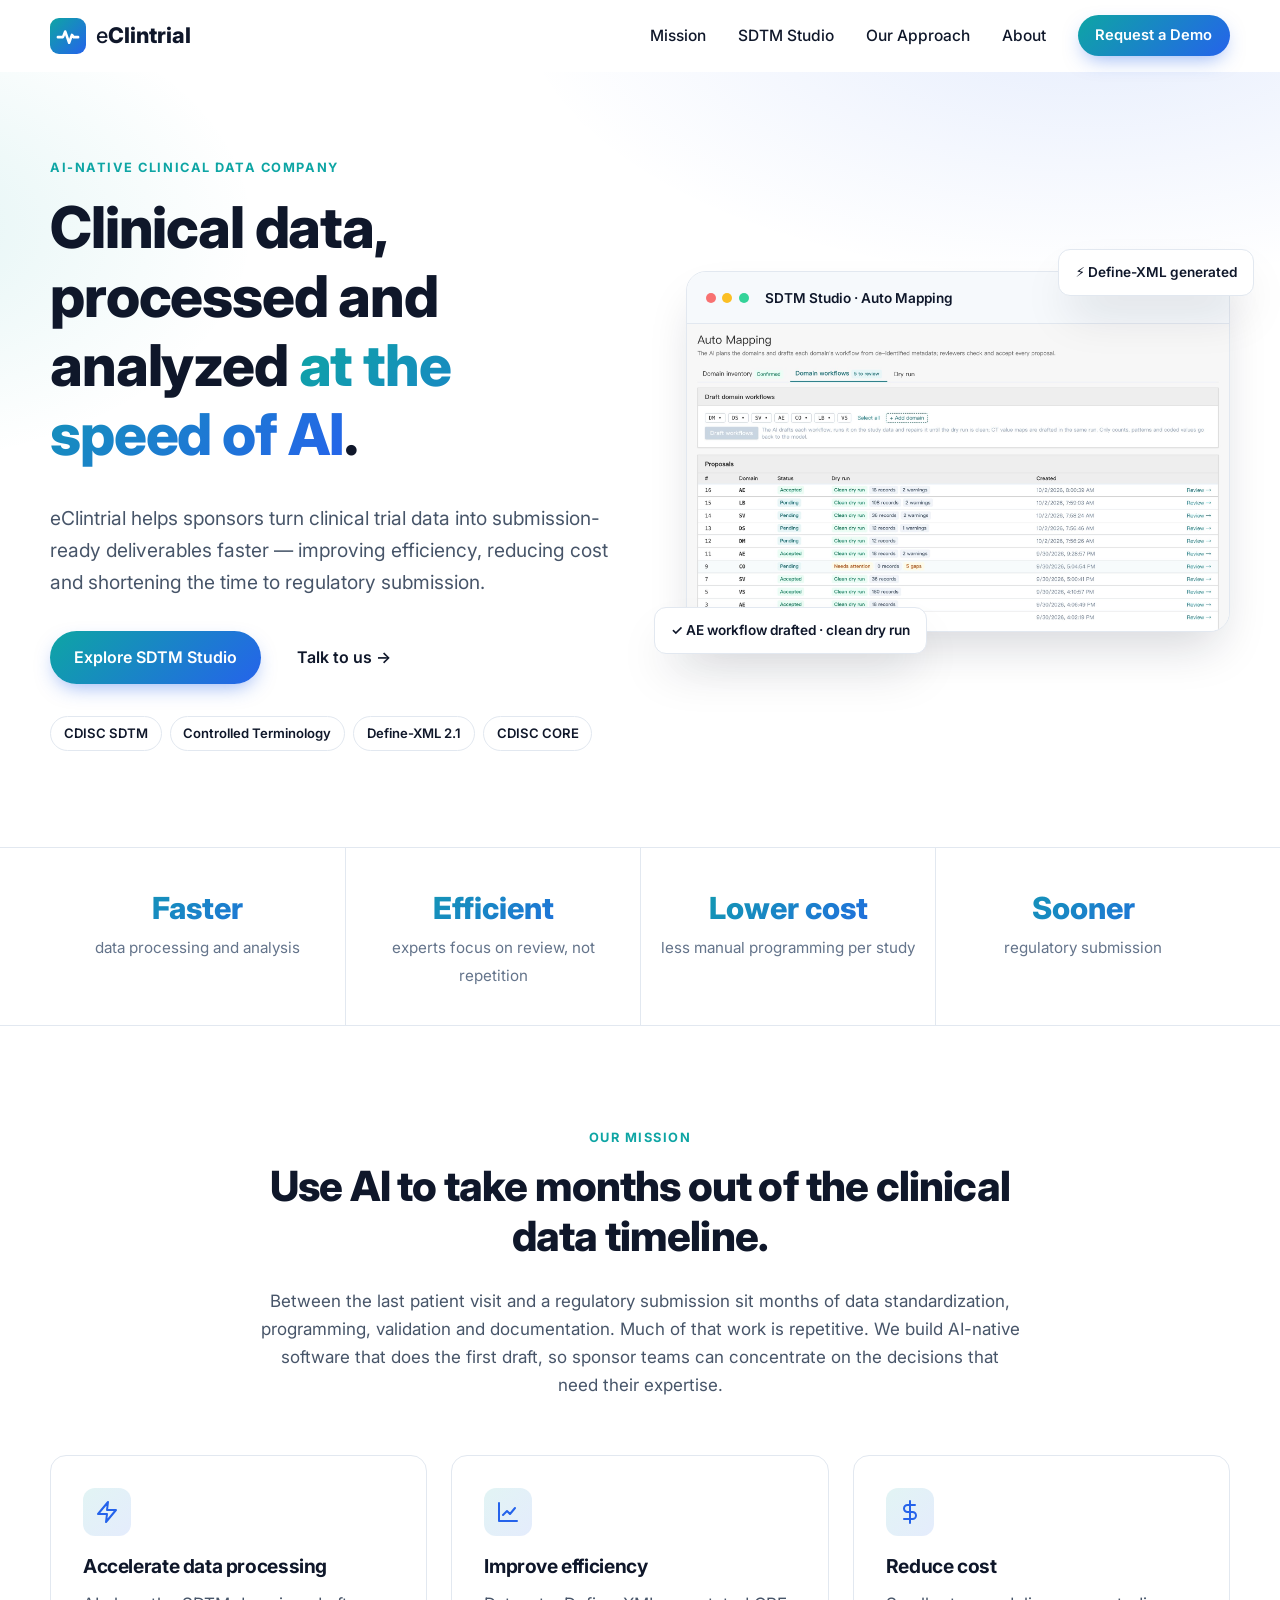
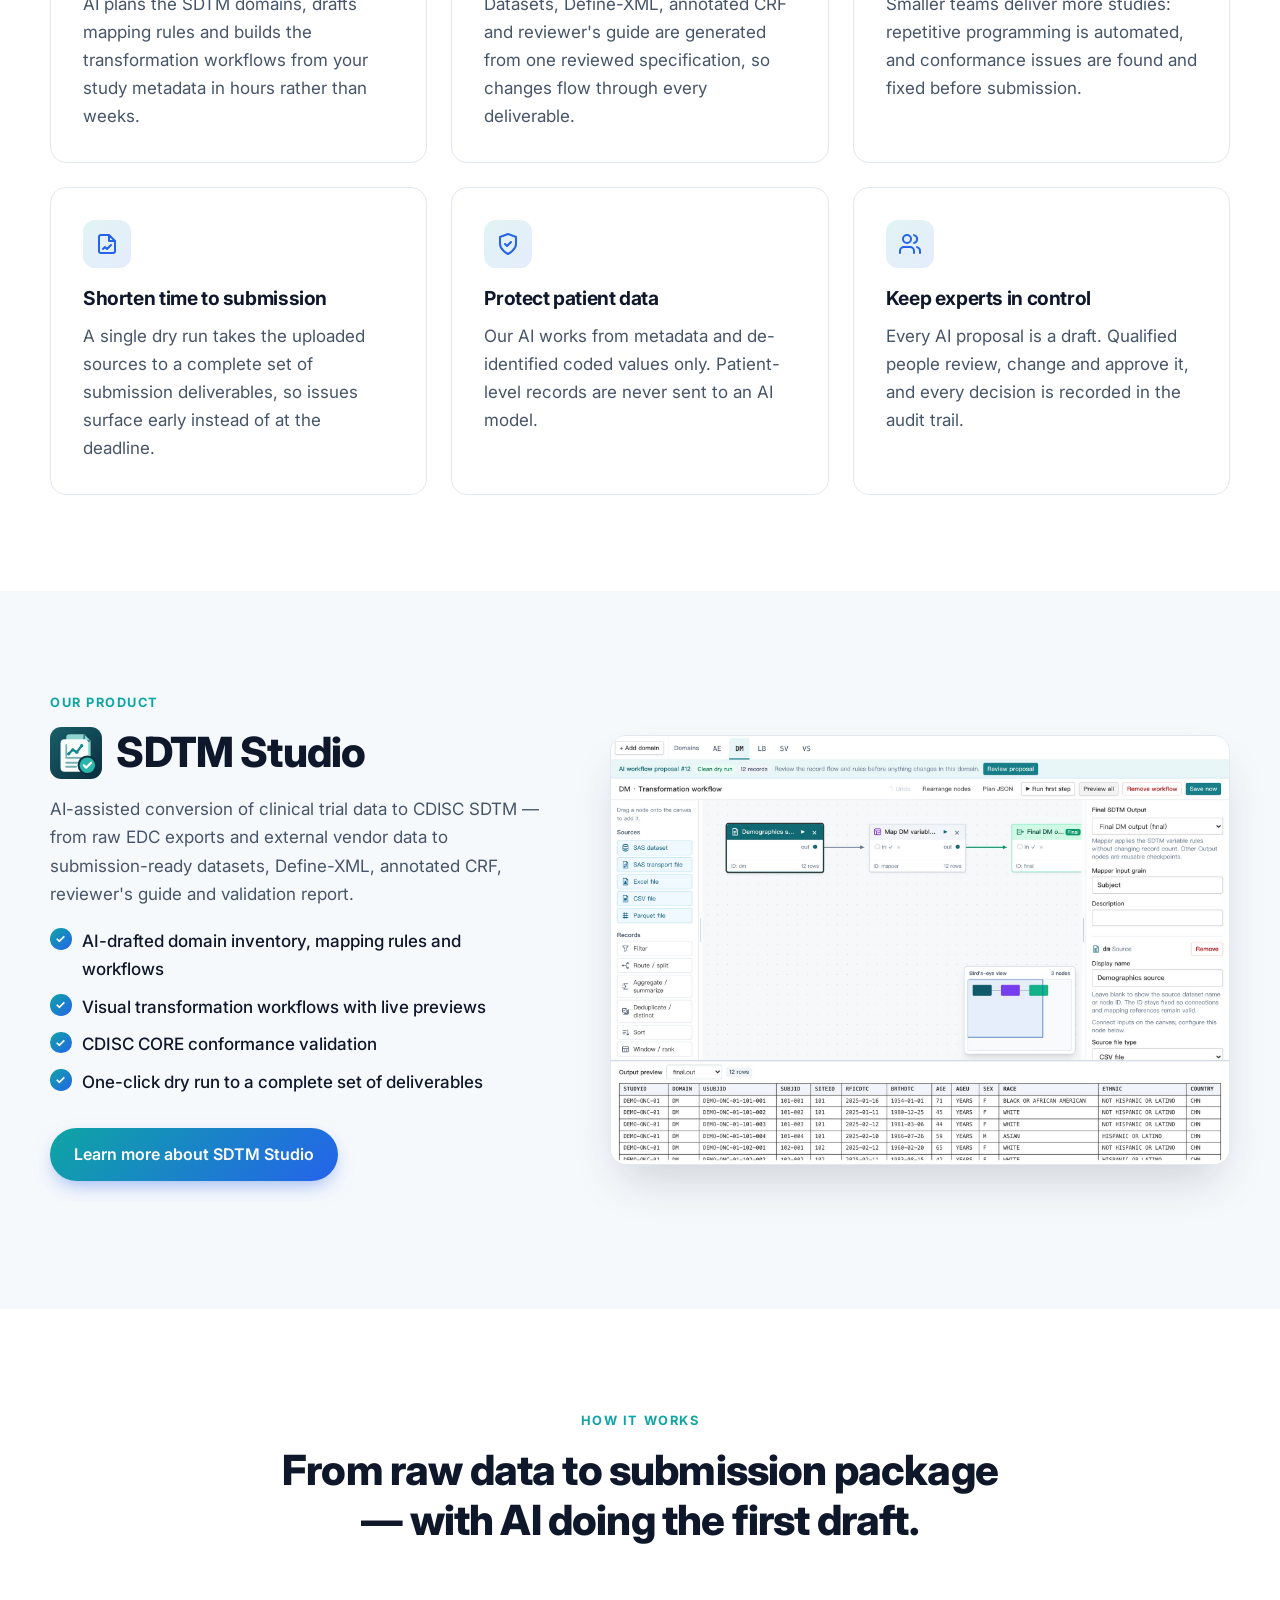
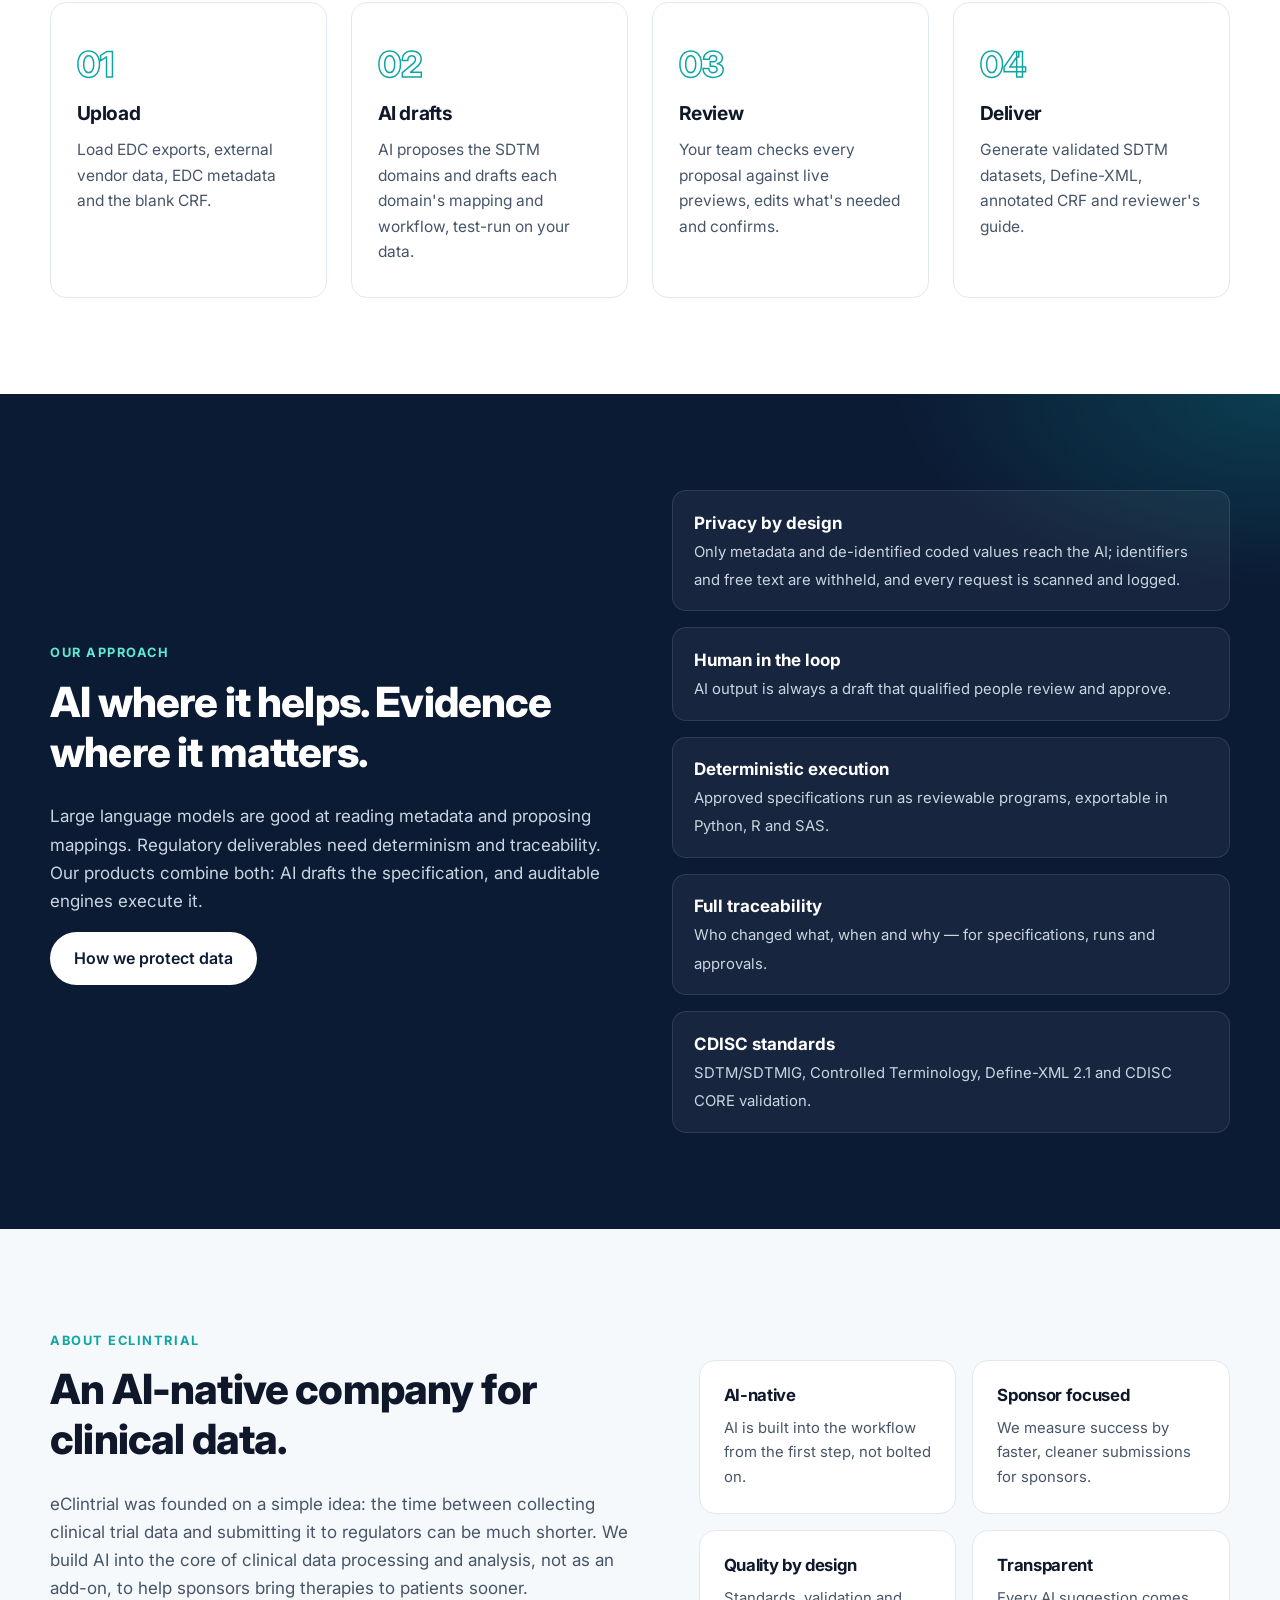
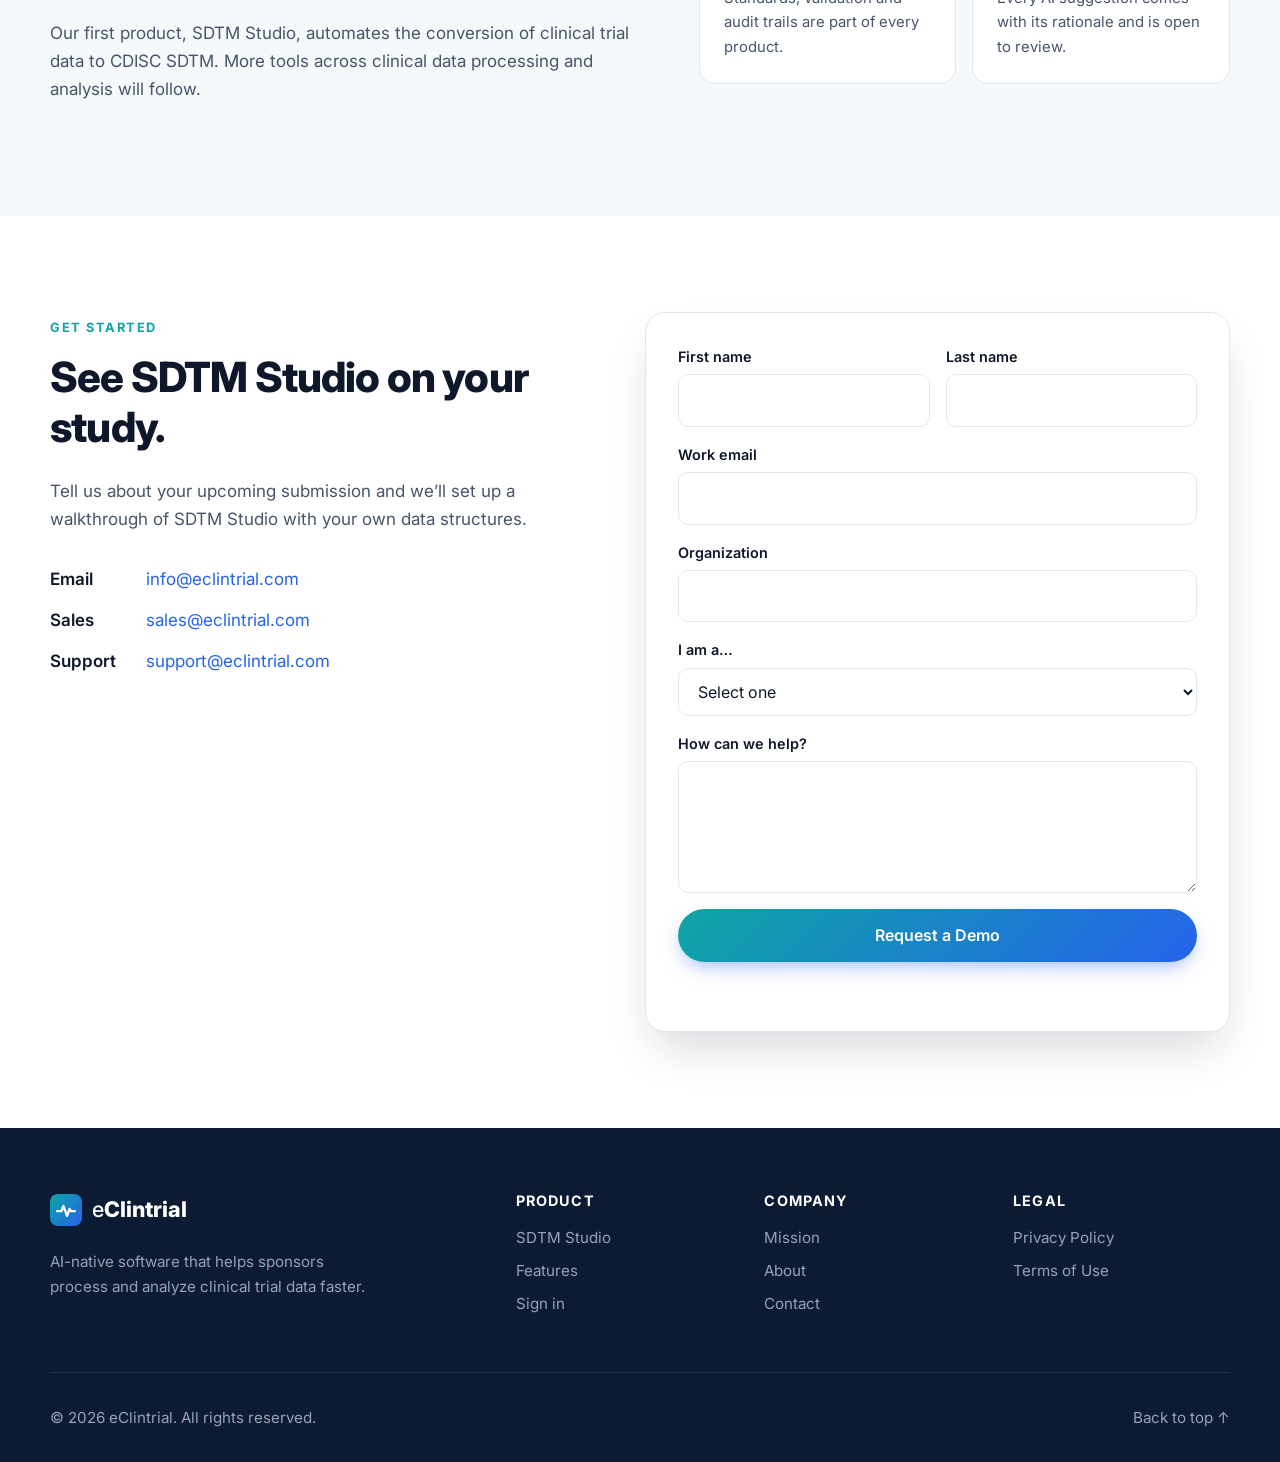
<file: index.html>
<!DOCTYPE html>
<html lang="en">
<head>
  <meta charset="UTF-8" />
  <meta name="viewport" content="width=device-width, initial-scale=1.0" />
  <script>document.documentElement.classList.add('js');</script>
  <title>eClintrial — AI-native clinical data processing and analysis</title>
  <meta name="description" content="eClintrial is an AI-native company that helps sponsors process and analyze clinical trial data faster, improve efficiency, reduce cost and shorten the time to regulatory submission. Our main product is SDTM Studio." />
  <meta property="og:title" content="eClintrial — AI-native clinical data processing and analysis" />
  <meta property="og:description" content="AI that helps sponsors process and analyze clinical trial data faster, at lower cost, and reach submission sooner." />
  <meta property="og:type" content="website" />
  <meta property="og:url" content="https://eclintrial.com/" />
  <link rel="canonical" href="https://eclintrial.com/" />
  <link rel="icon" type="image/svg+xml" href="/assets/logo.svg" />
  <link rel="preconnect" href="https://fonts.googleapis.com" />
  <link rel="preconnect" href="https://fonts.gstatic.com" crossorigin />
  <link href="https://fonts.googleapis.com/css2?family=Inter:wght@400;500;600;700;800&display=swap" rel="stylesheet" />
  <link rel="stylesheet" href="/css/styles.css" />
</head>
<body>
  <a class="skip-link" href="#main">Skip to content</a>

  <!-- Header -->
  <header class="site-header" id="top">
    <div class="container nav">
      <a href="/" class="brand" aria-label="eClintrial home">
        <img src="/assets/logo.svg" alt="" width="36" height="36" />
        <span>e<strong>Clintrial</strong></span>
      </a>
      <button class="nav-toggle" aria-expanded="false" aria-controls="nav-menu" aria-label="Toggle navigation">
        <span></span><span></span><span></span>
      </button>
      <nav id="nav-menu" class="nav-menu" aria-label="Primary">
        <a href="#mission">Mission</a>
        <a href="/sdtm/">SDTM Studio</a>
        <a href="#approach">Our Approach</a>
        <a href="#about">About</a>
        <a href="#contact" class="btn btn-primary btn-sm">Request a Demo</a>
      </nav>
    </div>
  </header>

  <main id="main">
    <!-- Hero -->
    <section class="hero">
      <div class="container hero-grid">
        <div class="hero-copy reveal">
          <span class="eyebrow">AI-native clinical data company</span>
          <h1>Clinical data, processed and analyzed <span class="gradient-text">at the speed of AI</span>.</h1>
          <p class="lead">eClintrial helps sponsors turn clinical trial data into submission-ready deliverables faster — improving efficiency, reducing cost and shortening the time to regulatory submission.</p>
          <div class="hero-actions">
            <a href="/sdtm/" class="btn btn-primary">Explore SDTM Studio</a>
            <a href="#contact" class="btn btn-ghost">Talk to us →</a>
          </div>
          <ul class="hero-badges" aria-label="Standards">
            <li>CDISC SDTM</li>
            <li>Controlled Terminology</li>
            <li>Define-XML 2.1</li>
            <li>CDISC CORE</li>
          </ul>
        </div>

        <div class="hero-visual reveal">
          <div class="dash-card">
            <div class="dash-header" aria-hidden="true">
              <span class="dot red"></span><span class="dot amber"></span><span class="dot green"></span>
              <span class="dash-title">SDTM Studio · Auto Mapping</span>
            </div>
            <img class="shot" src="/sdtm/img/auto-mapping.jpg" alt="SDTM Studio: AI-drafted domain workflows with dry-run results" width="2000" height="1129" />
          </div>
          <div class="float-card fc-1" aria-hidden="true">✓ AE workflow drafted · clean dry run</div>
          <div class="float-card fc-2" aria-hidden="true">⚡ Define-XML generated</div>
        </div>
      </div>
    </section>

    <!-- Outcomes -->
    <section class="stats">
      <div class="container stats-grid">
        <div class="stat reveal"><span class="stat-value stat-word">Faster</span><span class="stat-label">data processing and analysis</span></div>
        <div class="stat reveal"><span class="stat-value stat-word">Efficient</span><span class="stat-label">experts focus on review, not repetition</span></div>
        <div class="stat reveal"><span class="stat-value stat-word">Lower cost</span><span class="stat-label">less manual programming per study</span></div>
        <div class="stat reveal"><span class="stat-value stat-word">Sooner</span><span class="stat-label">regulatory submission</span></div>
      </div>
    </section>

    <!-- Mission -->
    <section class="section" id="mission">
      <div class="container">
        <div class="section-head reveal">
          <span class="eyebrow">Our Mission</span>
          <h2>Use AI to take months out of the clinical data timeline.</h2>
          <p>Between the last patient visit and a regulatory submission sit months of data standardization, programming, validation and documentation. Much of that work is repetitive. We build AI-native software that does the first draft, so sponsor teams can concentrate on the decisions that need their expertise.</p>
        </div>

        <div class="card-grid">
          <article class="card reveal">
            <div class="card-icon">
              <svg viewBox="0 0 24 24"><path d="M13 2 3 14h9l-1 8 10-12h-9l1-8z"/></svg>
            </div>
            <h3>Accelerate data processing</h3>
            <p>AI plans the SDTM domains, drafts mapping rules and builds the transformation workflows from your study metadata in hours rather than weeks.</p>
          </article>
          <article class="card reveal">
            <div class="card-icon">
              <svg viewBox="0 0 24 24"><path d="M3 3v18h18 M7 15l4-4 3 3 5-6"/></svg>
            </div>
            <h3>Improve efficiency</h3>
            <p>Datasets, Define-XML, annotated CRF and reviewer's guide are generated from one reviewed specification, so changes flow through every deliverable.</p>
          </article>
          <article class="card reveal">
            <div class="card-icon">
              <svg viewBox="0 0 24 24"><path d="M12 1v22 M17 5H9.5a3.5 3.5 0 0 0 0 7h5a3.5 3.5 0 0 1 0 7H6"/></svg>
            </div>
            <h3>Reduce cost</h3>
            <p>Smaller teams deliver more studies: repetitive programming is automated, and conformance issues are found and fixed before submission.</p>
          </article>
          <article class="card reveal">
            <div class="card-icon">
              <svg viewBox="0 0 24 24"><path d="M14 3H6a2 2 0 0 0-2 2v14a2 2 0 0 0 2 2h12a2 2 0 0 0 2-2V9z M14 3v6h6 M8 17l2-2 2 2 4-4"/></svg>
            </div>
            <h3>Shorten time to submission</h3>
            <p>A single dry run takes the uploaded sources to a complete set of submission deliverables, so issues surface early instead of at the deadline.</p>
          </article>
          <article class="card reveal">
            <div class="card-icon">
              <svg viewBox="0 0 24 24"><path d="M12 22s8-4 8-10V5l-8-3-8 3v7c0 6 8 10 8 10z M9 12l2 2 4-4"/></svg>
            </div>
            <h3>Protect patient data</h3>
            <p>Our AI works from metadata and de-identified coded values only. Patient-level records are never sent to an AI model.</p>
          </article>
          <article class="card reveal">
            <div class="card-icon">
              <svg viewBox="0 0 24 24"><path d="M16 21v-2a4 4 0 0 0-4-4H6a4 4 0 0 0-4 4v2 M9 11a4 4 0 1 0 0-8 4 4 0 0 0 0 8z M22 21v-2a4 4 0 0 0-3-3.9 M16 3.1a4 4 0 0 1 0 7.8"/></svg>
            </div>
            <h3>Keep experts in control</h3>
            <p>Every AI proposal is a draft. Qualified people review, change and approve it, and every decision is recorded in the audit trail.</p>
          </article>
        </div>
      </div>
    </section>

    <!-- Product -->
    <section class="section section-alt" id="products">
      <div class="container product-grid">
        <div class="reveal">
          <span class="eyebrow">Our Product</span>
          <div class="product-title">
            <img src="/sdtm/img/sdtm-studio-logo.svg" alt="" width="52" height="52" />
            <h2>SDTM Studio</h2>
          </div>
          <p>AI-assisted conversion of clinical trial data to CDISC SDTM — from raw EDC exports and external vendor data to submission-ready datasets, Define-XML, annotated CRF, reviewer's guide and validation report.</p>
          <ul class="checklist">
            <li>AI-drafted domain inventory, mapping rules and workflows</li>
            <li>Visual transformation workflows with live previews</li>
            <li>CDISC CORE conformance validation</li>
            <li>One-click dry run to a complete set of deliverables</li>
          </ul>
          <div class="hero-actions">
            <a href="/sdtm/" class="btn btn-primary">Learn more about SDTM Studio</a>
          </div>
        </div>
        <figure class="product-shot reveal">
          <a href="/sdtm/img/workflow.jpg" target="_blank" rel="noopener" title="Open full size"><img src="/sdtm/img/workflow.jpg" alt="SDTM Studio transformation workflow with the SDTM output preview" width="2000" height="1384" loading="lazy" /></a>
        </figure>
      </div>
    </section>

    <!-- How it works -->
    <section class="section">
      <div class="container">
        <div class="section-head reveal">
          <span class="eyebrow">How it works</span>
          <h2>From raw data to submission package — with AI doing the first draft.</h2>
        </div>
        <ol class="steps">
          <li class="step reveal">
            <span class="step-num">01</span>
            <h3>Upload</h3>
            <p>Load EDC exports, external vendor data, EDC metadata and the blank CRF.</p>
          </li>
          <li class="step reveal">
            <span class="step-num">02</span>
            <h3>AI drafts</h3>
            <p>AI proposes the SDTM domains and drafts each domain's mapping and workflow, test-run on your data.</p>
          </li>
          <li class="step reveal">
            <span class="step-num">03</span>
            <h3>Review</h3>
            <p>Your team checks every proposal against live previews, edits what's needed and confirms.</p>
          </li>
          <li class="step reveal">
            <span class="step-num">04</span>
            <h3>Deliver</h3>
            <p>Generate validated SDTM datasets, Define-XML, annotated CRF and reviewer's guide.</p>
          </li>
        </ol>
      </div>
    </section>

    <!-- Approach -->
    <section class="section section-dark" id="approach">
      <div class="container compliance-grid">
        <div class="reveal">
          <span class="eyebrow eyebrow-light">Our Approach</span>
          <h2>AI where it helps. Evidence where it matters.</h2>
          <p>Large language models are good at reading metadata and proposing mappings. Regulatory deliverables need determinism and traceability. Our products combine both: AI drafts the specification, and auditable engines execute it.</p>
          <a href="/sdtm/#privacy" class="btn btn-light">How we protect data</a>
        </div>
        <ul class="compliance-list reveal">
          <li><strong>Privacy by design</strong><span>Only metadata and de-identified coded values reach the AI; identifiers and free text are withheld, and every request is scanned and logged.</span></li>
          <li><strong>Human in the loop</strong><span>AI output is always a draft that qualified people review and approve.</span></li>
          <li><strong>Deterministic execution</strong><span>Approved specifications run as reviewable programs, exportable in Python, R and SAS.</span></li>
          <li><strong>Full traceability</strong><span>Who changed what, when and why — for specifications, runs and approvals.</span></li>
          <li><strong>CDISC standards</strong><span>SDTM/SDTMIG, Controlled Terminology, Define-XML 2.1 and CDISC CORE validation.</span></li>
        </ul>
      </div>
    </section>

    <!-- About -->
    <section class="section section-alt" id="about">
      <div class="container about-grid">
        <div class="reveal">
          <span class="eyebrow">About eClintrial</span>
          <h2>An AI-native company for clinical data.</h2>
          <p>eClintrial was founded on a simple idea: the time between collecting clinical trial data and submitting it to regulators can be much shorter. We build AI into the core of clinical data processing and analysis, not as an add-on, to help sponsors bring therapies to patients sooner.</p>
          <p>Our first product, SDTM Studio, automates the conversion of clinical trial data to CDISC SDTM. More tools across clinical data processing and analysis will follow.</p>
        </div>
        <div class="values reveal">
          <div class="value"><h3>AI-native</h3><p>AI is built into the workflow from the first step, not bolted on.</p></div>
          <div class="value"><h3>Sponsor focused</h3><p>We measure success by faster, cleaner submissions for sponsors.</p></div>
          <div class="value"><h3>Quality by design</h3><p>Standards, validation and audit trails are part of every product.</p></div>
          <div class="value"><h3>Transparent</h3><p>Every AI suggestion comes with its rationale and is open to review.</p></div>
        </div>
      </div>
    </section>

    <!-- Contact -->
    <section class="section" id="contact">
      <div class="container contact-grid">
        <div class="reveal">
          <span class="eyebrow">Get started</span>
          <h2>See SDTM Studio on your study.</h2>
          <p>Tell us about your upcoming submission and we’ll set up a walkthrough of SDTM Studio with your own data structures.</p>
          <ul class="contact-info">
            <li><span>Email</span><a href="mailto:info@eclintrial.com">info@eclintrial.com</a></li>
            <li><span>Sales</span><a href="mailto:sales@eclintrial.com">sales@eclintrial.com</a></li>
            <li><span>Support</span><a href="mailto:support@eclintrial.com">support@eclintrial.com</a></li>
          </ul>
        </div>
        <form class="contact-form reveal" id="contact-form" novalidate>
          <div class="form-row">
            <label>First name<input type="text" name="firstName" autocomplete="given-name" required /></label>
            <label>Last name<input type="text" name="lastName" autocomplete="family-name" required /></label>
          </div>
          <label>Work email<input type="email" name="email" autocomplete="email" required /></label>
          <label>Organization<input type="text" name="organization" autocomplete="organization" required /></label>
          <label>I am a…
            <select name="role" required>
              <option value="">Select one</option>
              <option>Sponsor (Pharma / Biotech / MedTech)</option>
              <option>CRO</option>
              <option>Functional service provider</option>
              <option>Academic / Investigator</option>
              <option>Other</option>
            </select>
          </label>
          <label>How can we help?<textarea name="message" rows="4"></textarea></label>
          <!-- left empty by people; bots that fill every field are ignored -->
          <div class="hp-field" aria-hidden="true"><label>Website<input type="text" name="website" tabindex="-1" autocomplete="off" /></label></div>
          <button type="submit" class="btn btn-primary btn-block">Request a Demo</button>
          <p class="form-status" role="status" aria-live="polite"></p>
        </form>
      </div>
    </section>
  </main>

  <!-- Footer -->
  <footer class="site-footer">
    <div class="container footer-grid">
      <div>
        <a href="/" class="brand brand-light">
          <img src="/assets/logo.svg" alt="" width="32" height="32" />
          <span>e<strong>Clintrial</strong></span>
        </a>
        <p>AI-native software that helps sponsors process and analyze clinical trial data faster.</p>
      </div>
      <div>
        <h4>Product</h4>
        <a href="/sdtm/">SDTM Studio</a>
        <a href="/sdtm/#features">Features</a>
        <a href="https://sdtmstudio.eclintrial.com/">Sign in</a>
      </div>
      <div>
        <h4>Company</h4>
        <a href="#mission">Mission</a>
        <a href="#about">About</a>
        <a href="#contact">Contact</a>
      </div>
      <div>
        <h4>Legal</h4>
        <a href="/privacy.html">Privacy Policy</a>
        <a href="/terms.html">Terms of Use</a>
      </div>
    </div>
    <div class="container footer-bottom">
      <span>© <span id="year">2026</span> eClintrial. All rights reserved.</span>
      <a href="#top">Back to top ↑</a>
    </div>
  </footer>

  <script src="/js/main.js"></script>
</body>
</html>
</file>
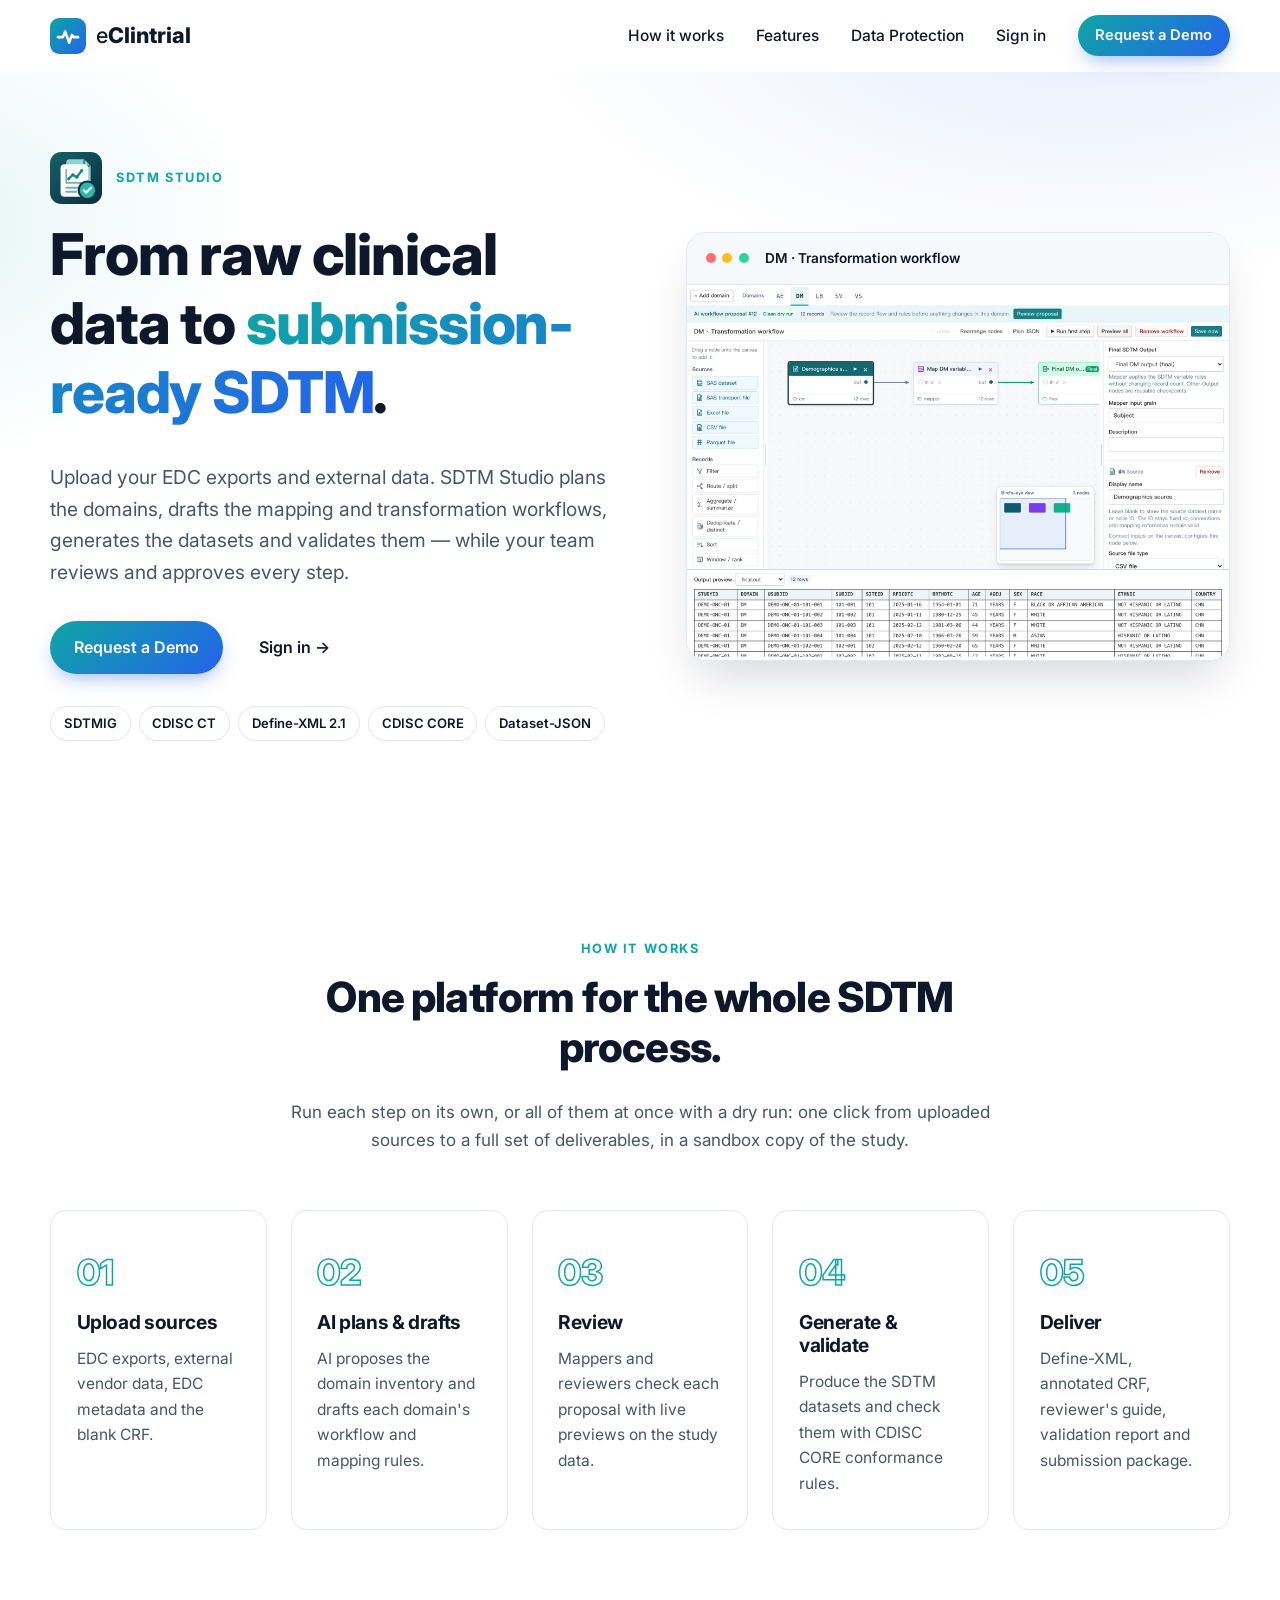
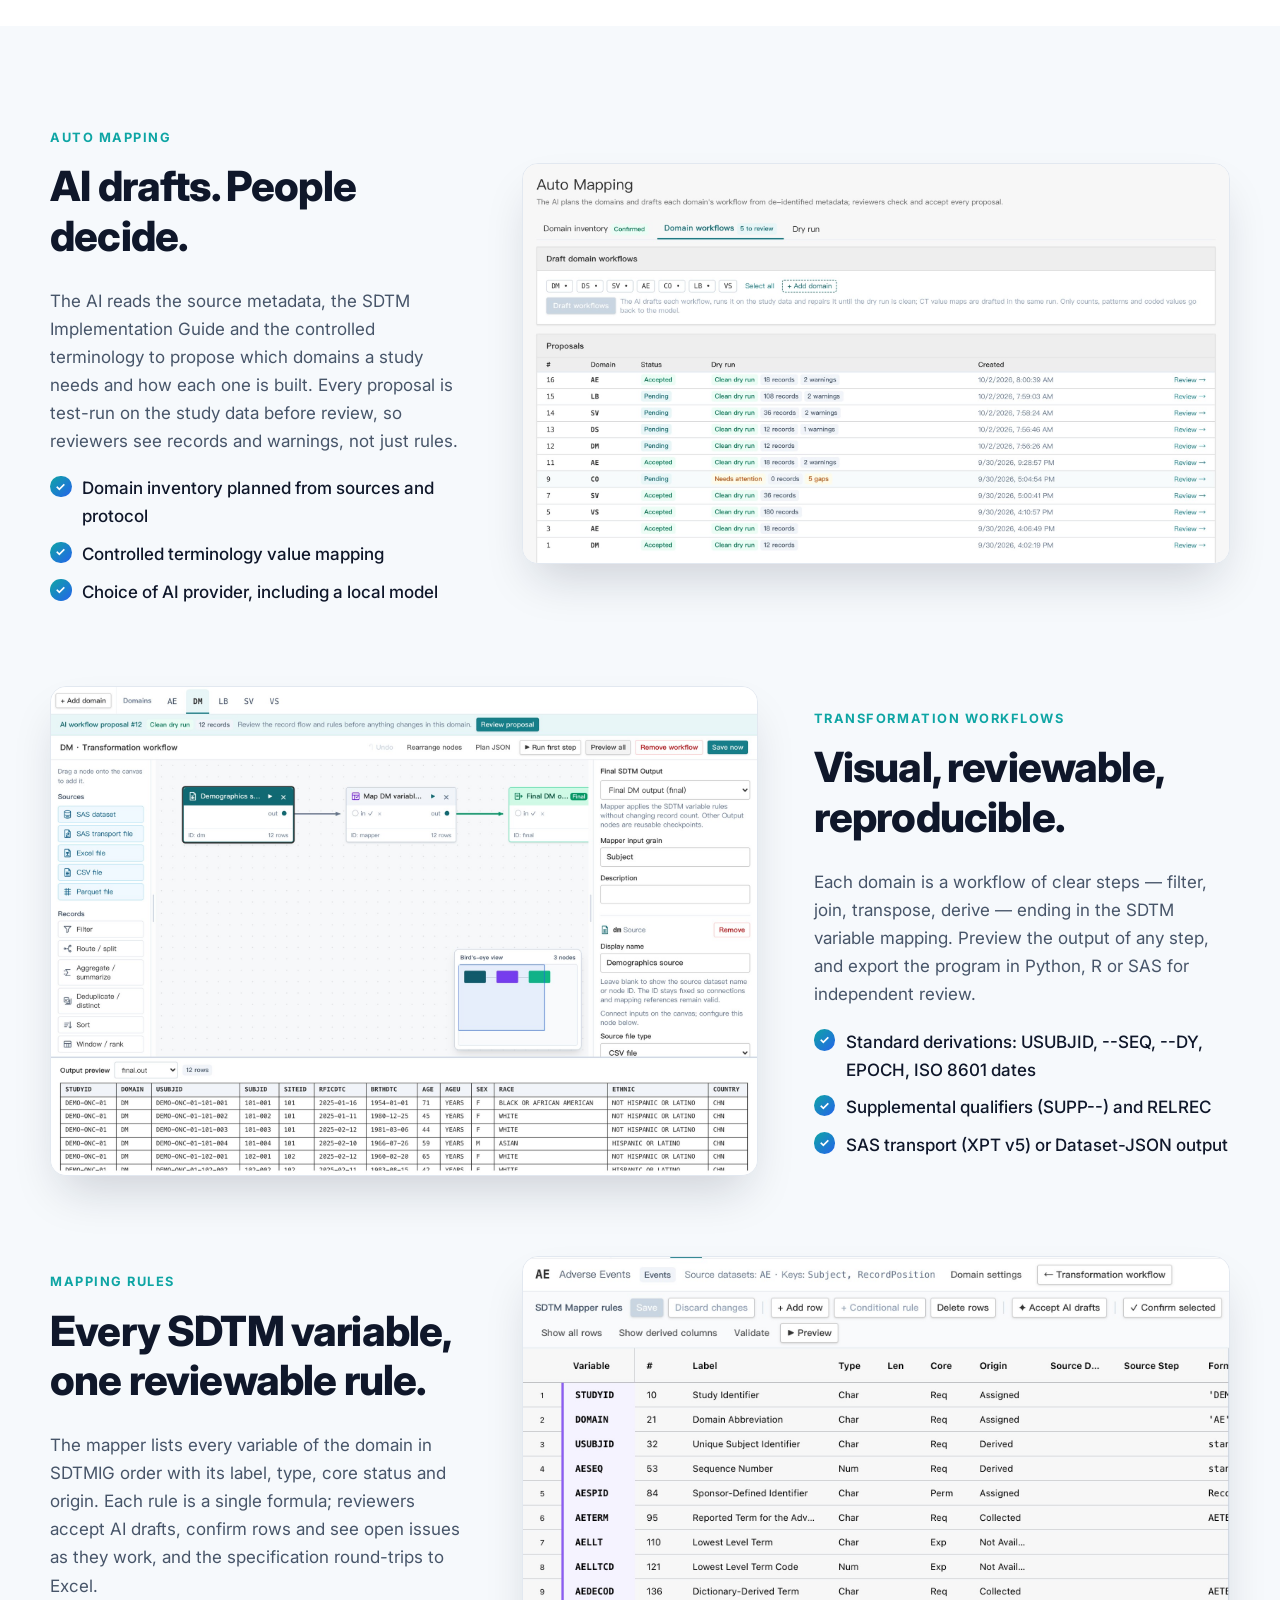
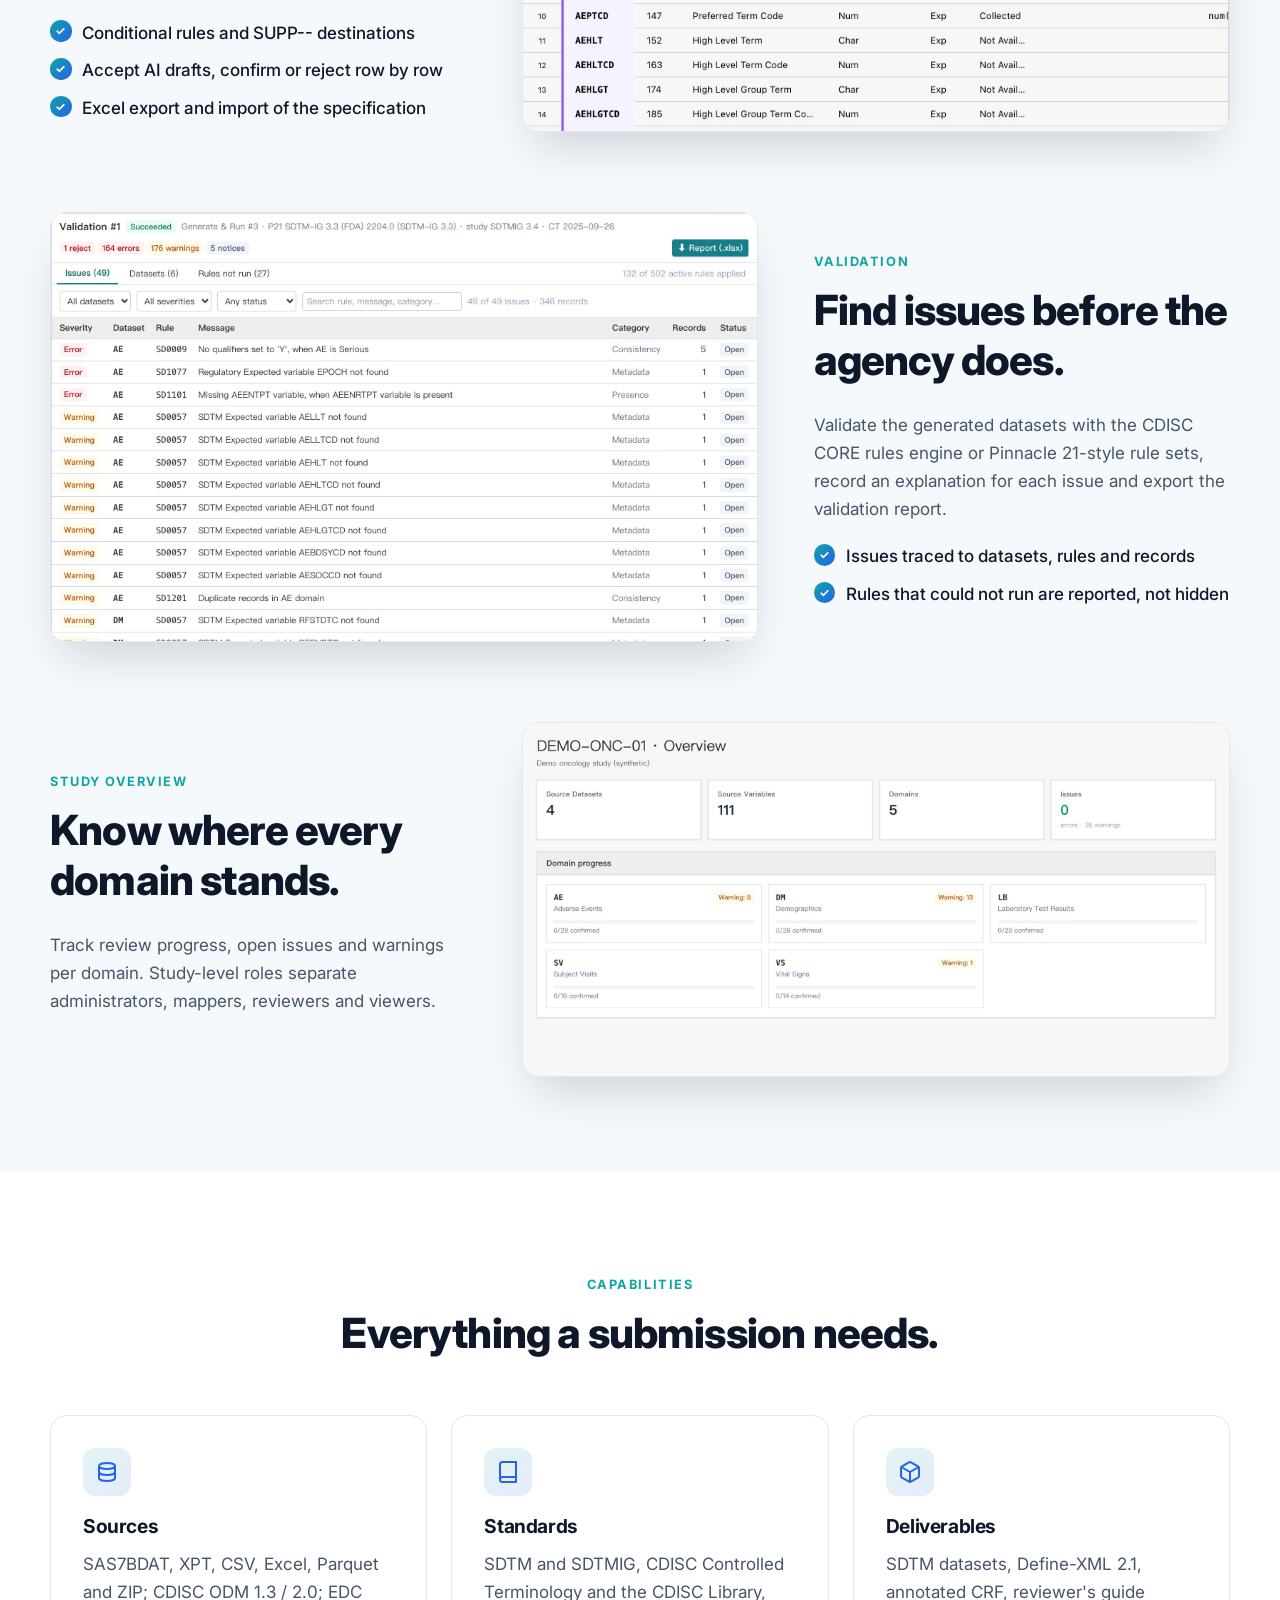
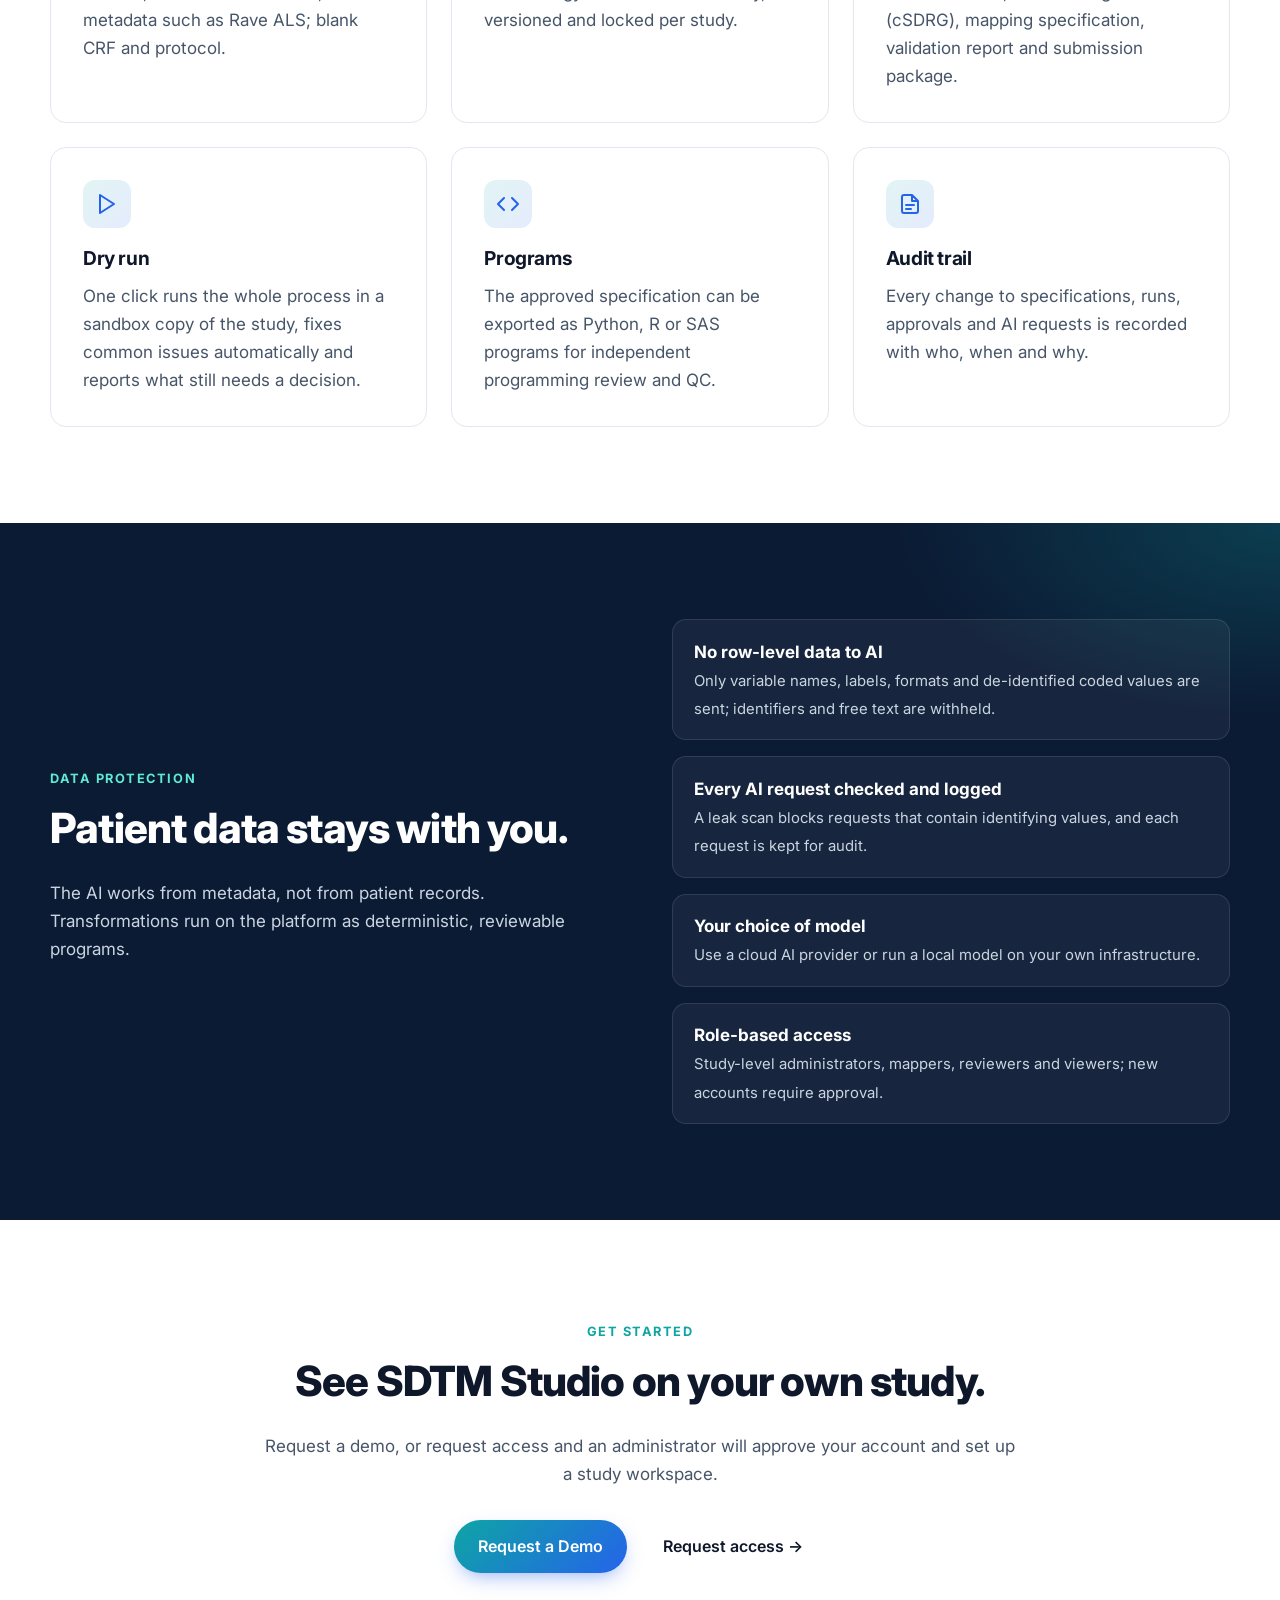
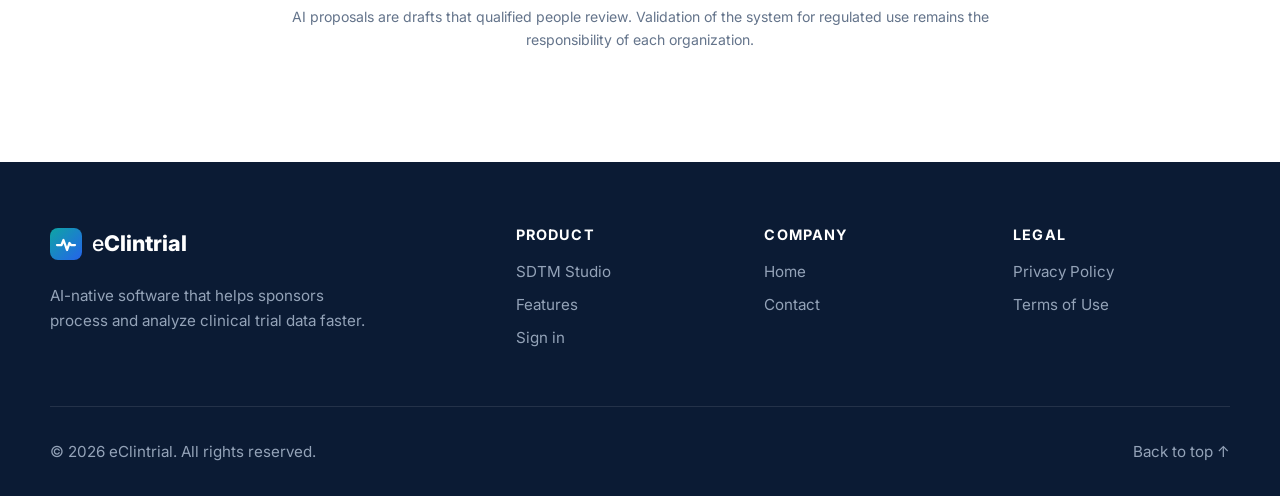
<file: sdtm/index.html>
<!DOCTYPE html>
<html lang="en">
<head>
  <meta charset="UTF-8" />
  <meta name="viewport" content="width=device-width, initial-scale=1.0" />
  <script>document.documentElement.classList.add('js');</script>
  <title>SDTM Studio — AI-assisted CDISC SDTM conversion | eClintrial</title>
  <meta name="description" content="SDTM Studio converts clinical trial data to CDISC SDTM with AI-drafted mapping, visual transformation workflows, CDISC CORE validation, Define-XML 2.1, annotated CRF and reviewer's guide." />
  <meta property="og:title" content="SDTM Studio — AI-assisted CDISC SDTM conversion" />
  <meta property="og:description" content="From raw clinical data to submission-ready SDTM, with AI doing the first draft and your team in control." />
  <meta property="og:type" content="website" />
  <meta property="og:url" content="https://eclintrial.com/sdtm/" />
  <link rel="canonical" href="https://eclintrial.com/sdtm/" />
  <link rel="icon" type="image/svg+xml" href="/sdtm/img/sdtm-studio-logo.svg" />
  <link rel="preconnect" href="https://fonts.googleapis.com" />
  <link rel="preconnect" href="https://fonts.gstatic.com" crossorigin />
  <link href="https://fonts.googleapis.com/css2?family=Inter:wght@400;500;600;700;800&display=swap" rel="stylesheet" />
  <link rel="stylesheet" href="/css/styles.css" />
</head>
<body>
  <a class="skip-link" href="#main">Skip to content</a>

  <header class="site-header" id="top">
    <div class="container nav">
      <a href="/" class="brand" aria-label="eClintrial home">
        <img src="/assets/logo.svg" alt="" width="36" height="36" />
        <span>e<strong>Clintrial</strong></span>
      </a>
      <button class="nav-toggle" aria-expanded="false" aria-controls="nav-menu" aria-label="Toggle navigation">
        <span></span><span></span><span></span>
      </button>
      <nav id="nav-menu" class="nav-menu" aria-label="Primary">
        <a href="#how">How it works</a>
        <a href="#features">Features</a>
        <a href="#privacy">Data Protection</a>
        <a href="https://sdtmstudio.eclintrial.com/">Sign in</a>
        <a href="/#contact" class="btn btn-primary btn-sm">Request a Demo</a>
      </nav>
    </div>
  </header>

  <main id="main">
    <!-- Hero -->
    <section class="hero">
      <div class="container hero-grid">
        <div class="hero-copy reveal">
          <div class="product-title">
            <img src="/sdtm/img/sdtm-studio-logo.svg" alt="" width="52" height="52" />
            <span class="eyebrow" style="margin:0">SDTM Studio</span>
          </div>
          <h1>From raw clinical data to <span class="gradient-text">submission-ready SDTM</span>.</h1>
          <p class="lead">Upload your EDC exports and external data. SDTM Studio plans the domains, drafts the mapping and transformation workflows, generates the datasets and validates them — while your team reviews and approves every step.</p>
          <div class="hero-actions">
            <a href="/#contact" class="btn btn-primary">Request a Demo</a>
            <a href="https://sdtmstudio.eclintrial.com/" class="btn btn-ghost">Sign in →</a>
          </div>
          <ul class="hero-badges" aria-label="Standards">
            <li>SDTMIG</li>
            <li>CDISC CT</li>
            <li>Define-XML 2.1</li>
            <li>CDISC CORE</li>
            <li>Dataset-JSON</li>
          </ul>
        </div>
        <div class="hero-visual reveal">
          <div class="dash-card">
            <div class="dash-header" aria-hidden="true">
              <span class="dot red"></span><span class="dot amber"></span><span class="dot green"></span>
              <span class="dash-title">DM · Transformation workflow</span>
            </div>
            <img class="shot" src="/sdtm/img/workflow.jpg" alt="SDTM Studio transformation workflow for the DM domain with the SDTM output preview" width="2000" height="1384" />
          </div>
        </div>
      </div>
    </section>

    <!-- How it works -->
    <section class="section" id="how">
      <div class="container">
        <div class="section-head reveal">
          <span class="eyebrow">How it works</span>
          <h2>One platform for the whole SDTM process.</h2>
          <p>Run each step on its own, or all of them at once with a dry run: one click from uploaded sources to a full set of deliverables, in a sandbox copy of the study.</p>
        </div>
        <ol class="steps steps-5">
          <li class="step reveal">
            <span class="step-num">01</span>
            <h3>Upload sources</h3>
            <p>EDC exports, external vendor data, EDC metadata and the blank CRF.</p>
          </li>
          <li class="step reveal">
            <span class="step-num">02</span>
            <h3>AI plans &amp; drafts</h3>
            <p>AI proposes the domain inventory and drafts each domain's workflow and mapping rules.</p>
          </li>
          <li class="step reveal">
            <span class="step-num">03</span>
            <h3>Review</h3>
            <p>Mappers and reviewers check each proposal with live previews on the study data.</p>
          </li>
          <li class="step reveal">
            <span class="step-num">04</span>
            <h3>Generate &amp; validate</h3>
            <p>Produce the SDTM datasets and check them with CDISC CORE conformance rules.</p>
          </li>
          <li class="step reveal">
            <span class="step-num">05</span>
            <h3>Deliver</h3>
            <p>Define-XML, annotated CRF, reviewer's guide, validation report and submission package.</p>
          </li>
        </ol>
      </div>
    </section>

    <!-- Features -->
    <section class="section section-alt" id="features">
      <div class="container">
        <div class="feature-row reveal">
          <div>
            <span class="eyebrow">Auto Mapping</span>
            <h2>AI drafts. People decide.</h2>
            <p>The AI reads the source metadata, the SDTM Implementation Guide and the controlled terminology to propose which domains a study needs and how each one is built. Every proposal is test-run on the study data before review, so reviewers see records and warnings, not just rules.</p>
            <ul class="checklist">
              <li>Domain inventory planned from sources and protocol</li>
              <li>Controlled terminology value mapping</li>
              <li>Choice of AI provider, including a local model</li>
            </ul>
          </div>
          <figure class="product-shot"><a href="/sdtm/img/auto-mapping.jpg" target="_blank" rel="noopener" title="Open full size"><img src="/sdtm/img/auto-mapping.jpg" alt="Auto Mapping: AI workflow proposals with dry-run results" width="2000" height="1129" loading="lazy" /></a></figure>
        </div>

        <div class="feature-row flip reveal">
          <div>
            <span class="eyebrow">Transformation workflows</span>
            <h2>Visual, reviewable, reproducible.</h2>
            <p>Each domain is a workflow of clear steps — filter, join, transpose, derive — ending in the SDTM variable mapping. Preview the output of any step, and export the program in Python, R or SAS for independent review.</p>
            <ul class="checklist">
              <li>Standard derivations: USUBJID, --SEQ, --DY, EPOCH, ISO 8601 dates</li>
              <li>Supplemental qualifiers (SUPP--) and RELREC</li>
              <li>SAS transport (XPT v5) or Dataset-JSON output</li>
            </ul>
          </div>
          <figure class="product-shot"><a href="/sdtm/img/workflow.jpg" target="_blank" rel="noopener" title="Open full size"><img src="/sdtm/img/workflow.jpg" alt="Transformation workflow with the SDTM DM output preview" width="2000" height="1384" loading="lazy" /></a></figure>
        </div>

        <div class="feature-row reveal">
          <div>
            <span class="eyebrow">Mapping rules</span>
            <h2>Every SDTM variable, one reviewable rule.</h2>
            <p>The mapper lists every variable of the domain in SDTMIG order with its label, type, core status and origin. Each rule is a single formula; reviewers accept AI drafts, confirm rows and see open issues as they work, and the specification round-trips to Excel.</p>
            <ul class="checklist">
              <li>Conditional rules and SUPP-- destinations</li>
              <li>Accept AI drafts, confirm or reject row by row</li>
              <li>Excel export and import of the specification</li>
            </ul>
          </div>
          <figure class="product-shot"><a href="/sdtm/img/rules.jpg" target="_blank" rel="noopener" title="Open full size"><img src="/sdtm/img/rules.jpg" alt="SDTM variable rules grid for the AE domain" width="1840" height="1236" loading="lazy" /></a></figure>
        </div>

        <div class="feature-row flip reveal">
          <div>
            <span class="eyebrow">Validation</span>
            <h2>Find issues before the agency does.</h2>
            <p>Validate the generated datasets with the CDISC CORE rules engine or Pinnacle 21-style rule sets, record an explanation for each issue and export the validation report.</p>
            <ul class="checklist">
              <li>Issues traced to datasets, rules and records</li>
              <li>Rules that could not run are reported, not hidden</li>
            </ul>
          </div>
          <figure class="product-shot"><a href="/sdtm/img/validation.jpg" target="_blank" rel="noopener" title="Open full size"><img src="/sdtm/img/validation.jpg" alt="Validation results by severity, rule and message" width="1980" height="1200" loading="lazy" /></a></figure>
        </div>

        <div class="feature-row reveal">
          <div>
            <span class="eyebrow">Study overview</span>
            <h2>Know where every domain stands.</h2>
            <p>Track review progress, open issues and warnings per domain. Study-level roles separate administrators, mappers, reviewers and viewers.</p>
          </div>
          <figure class="product-shot"><a href="/sdtm/img/overview.jpg" target="_blank" rel="noopener" title="Open full size"><img src="/sdtm/img/overview.jpg" alt="Study overview with domain progress" width="2000" height="1000" loading="lazy" /></a></figure>
        </div>
      </div>
    </section>

    <!-- Capabilities -->
    <section class="section">
      <div class="container">
        <div class="section-head reveal">
          <span class="eyebrow">Capabilities</span>
          <h2>Everything a submission needs.</h2>
        </div>
        <div class="card-grid">
          <article class="card reveal">
            <div class="card-icon"><svg viewBox="0 0 24 24"><path d="M12 3c4.4 0 8 1.3 8 3s-3.6 3-8 3-8-1.3-8-3 3.6-3 8-3z M4 6v6c0 1.7 3.6 3 8 3s8-1.3 8-3V6 M4 12v6c0 1.7 3.6 3 8 3s8-1.3 8-3v-6"/></svg></div>
            <h3>Sources</h3>
            <p>SAS7BDAT, XPT, CSV, Excel, Parquet and ZIP; CDISC ODM 1.3 / 2.0; EDC metadata such as Rave ALS; blank CRF and protocol.</p>
          </article>
          <article class="card reveal">
            <div class="card-icon"><svg viewBox="0 0 24 24"><path d="M4 19.5A2.5 2.5 0 0 1 6.5 17H20 M6.5 2H20v20H6.5A2.5 2.5 0 0 1 4 19.5v-15A2.5 2.5 0 0 1 6.5 2z"/></svg></div>
            <h3>Standards</h3>
            <p>SDTM and SDTMIG, CDISC Controlled Terminology and the CDISC Library, versioned and locked per study.</p>
          </article>
          <article class="card reveal">
            <div class="card-icon"><svg viewBox="0 0 24 24"><path d="M21 16V8a2 2 0 0 0-1-1.7l-7-4a2 2 0 0 0-2 0l-7 4A2 2 0 0 0 3 8v8a2 2 0 0 0 1 1.7l7 4a2 2 0 0 0 2 0l7-4a2 2 0 0 0 1-1.7z M3.3 7 12 12l8.7-5 M12 22V12"/></svg></div>
            <h3>Deliverables</h3>
            <p>SDTM datasets, Define-XML 2.1, annotated CRF, reviewer's guide (cSDRG), mapping specification, validation report and submission package.</p>
          </article>
          <article class="card reveal">
            <div class="card-icon"><svg viewBox="0 0 24 24"><path d="M5 3l14 9-14 9V3z"/></svg></div>
            <h3>Dry run</h3>
            <p>One click runs the whole process in a sandbox copy of the study, fixes common issues automatically and reports what still needs a decision.</p>
          </article>
          <article class="card reveal">
            <div class="card-icon"><svg viewBox="0 0 24 24"><path d="M16 18l6-6-6-6 M8 6l-6 6 6 6"/></svg></div>
            <h3>Programs</h3>
            <p>The approved specification can be exported as Python, R or SAS programs for independent programming review and QC.</p>
          </article>
          <article class="card reveal">
            <div class="card-icon"><svg viewBox="0 0 24 24"><path d="M14 3H6a2 2 0 0 0-2 2v14a2 2 0 0 0 2 2h12a2 2 0 0 0 2-2V9z M14 3v6h6 M8 13h8 M8 17h5"/></svg></div>
            <h3>Audit trail</h3>
            <p>Every change to specifications, runs, approvals and AI requests is recorded with who, when and why.</p>
          </article>
        </div>
      </div>
    </section>

    <!-- Data protection -->
    <section class="section section-dark" id="privacy">
      <div class="container compliance-grid">
        <div class="reveal">
          <span class="eyebrow eyebrow-light">Data Protection</span>
          <h2>Patient data stays with you.</h2>
          <p>The AI works from metadata, not from patient records. Transformations run on the platform as deterministic, reviewable programs.</p>
        </div>
        <ul class="compliance-list reveal">
          <li><strong>No row-level data to AI</strong><span>Only variable names, labels, formats and de-identified coded values are sent; identifiers and free text are withheld.</span></li>
          <li><strong>Every AI request checked and logged</strong><span>A leak scan blocks requests that contain identifying values, and each request is kept for audit.</span></li>
          <li><strong>Your choice of model</strong><span>Use a cloud AI provider or run a local model on your own infrastructure.</span></li>
          <li><strong>Role-based access</strong><span>Study-level administrators, mappers, reviewers and viewers; new accounts require approval.</span></li>
        </ul>
      </div>
    </section>

    <!-- CTA -->
    <section class="section">
      <div class="container">
        <div class="section-head reveal" style="margin-bottom:0">
          <span class="eyebrow">Get started</span>
          <h2>See SDTM Studio on your own study.</h2>
          <p>Request a demo, or request access and an administrator will approve your account and set up a study workspace.</p>
          <div class="hero-actions" style="justify-content:center">
            <a href="/#contact" class="btn btn-primary">Request a Demo</a>
            <a href="https://sdtmstudio.eclintrial.com/signup" class="btn btn-ghost">Request access →</a>
          </div>
          <p class="fine-print">AI proposals are drafts that qualified people review. Validation of the system for regulated use remains the responsibility of each organization.</p>
        </div>
      </div>
    </section>
  </main>

  <footer class="site-footer">
    <div class="container footer-grid">
      <div>
        <a href="/" class="brand brand-light">
          <img src="/assets/logo.svg" alt="" width="32" height="32" />
          <span>e<strong>Clintrial</strong></span>
        </a>
        <p>AI-native software that helps sponsors process and analyze clinical trial data faster.</p>
      </div>
      <div>
        <h4>Product</h4>
        <a href="/sdtm/">SDTM Studio</a>
        <a href="#features">Features</a>
        <a href="https://sdtmstudio.eclintrial.com/">Sign in</a>
      </div>
      <div>
        <h4>Company</h4>
        <a href="/">Home</a>
        <a href="/#contact">Contact</a>
      </div>
      <div>
        <h4>Legal</h4>
        <a href="/privacy.html">Privacy Policy</a>
        <a href="/terms.html">Terms of Use</a>
      </div>
    </div>
    <div class="container footer-bottom">
      <span>© <span id="year">2026</span> eClintrial. All rights reserved.</span>
      <a href="#top">Back to top ↑</a>
    </div>
  </footer>

  <script src="/js/main.js"></script>
</body>
</html>
</file>
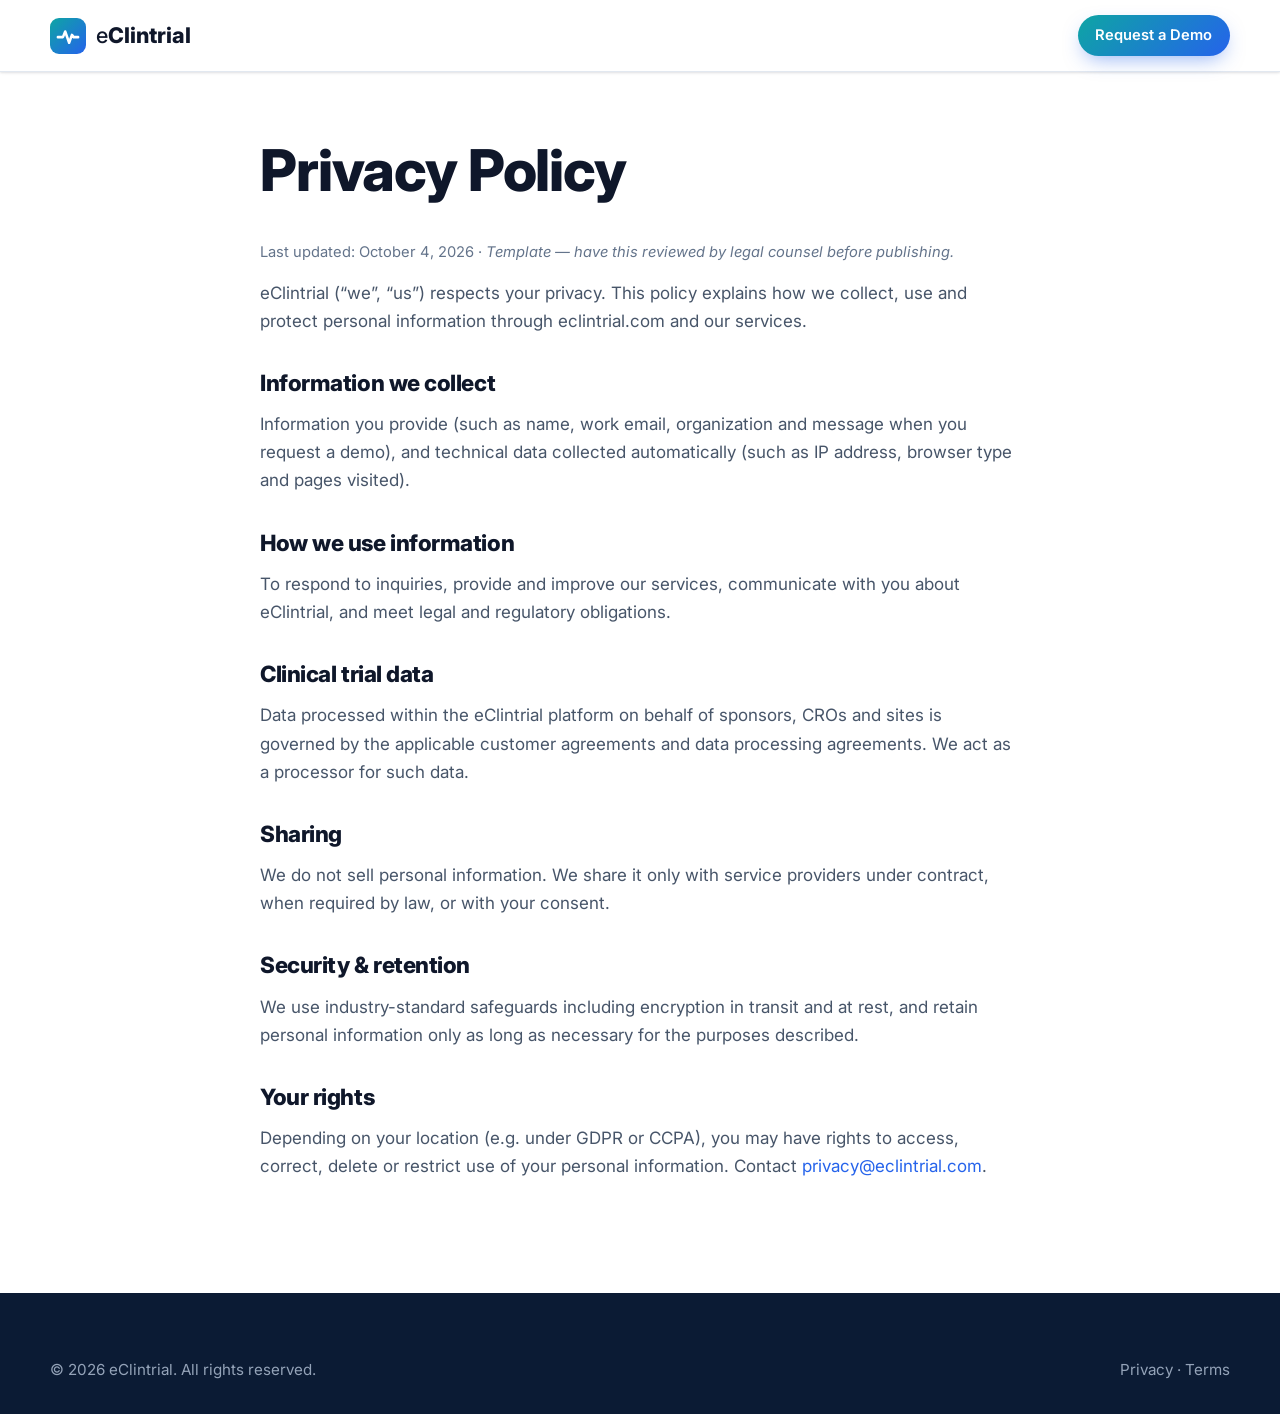
<file: privacy.html>
<!DOCTYPE html>
<html lang="en">
<head>
  <meta charset="UTF-8" />
  <meta name="viewport" content="width=device-width, initial-scale=1.0" />
  <title>Privacy Policy — eClintrial</title>
  <link rel="icon" type="image/svg+xml" href="/assets/logo.svg" />
  <link href="https://fonts.googleapis.com/css2?family=Inter:wght@400;500;600;700;800&display=swap" rel="stylesheet" />
  <link rel="stylesheet" href="/css/styles.css" />
</head>
<body>
  <header class="site-header scrolled">
    <div class="container nav">
      <a href="/" class="brand" aria-label="eClintrial home">
        <img src="/assets/logo.svg" alt="" width="36" height="36" />
        <span>e<strong>Clintrial</strong></span>
      </a>
      <a href="/#contact" class="btn btn-primary btn-sm">Request a Demo</a>
    </div>
  </header>
  <main class="legal">
    <div class="container">
      <h1>Privacy Policy</h1>
      <p class="updated">Last updated: October 4, 2026 · <em>Template — have this reviewed by legal counsel before publishing.</em></p>
      <p>eClintrial (“we”, “us”) respects your privacy. This policy explains how we collect, use and protect personal information through eclintrial.com and our services.</p>
      <h2>Information we collect</h2>
      <p>Information you provide (such as name, work email, organization and message when you request a demo), and technical data collected automatically (such as IP address, browser type and pages visited).</p>
      <h2>How we use information</h2>
      <p>To respond to inquiries, provide and improve our services, communicate with you about eClintrial, and meet legal and regulatory obligations.</p>
      <h2>Clinical trial data</h2>
      <p>Data processed within the eClintrial platform on behalf of sponsors, CROs and sites is governed by the applicable customer agreements and data processing agreements. We act as a processor for such data.</p>
      <h2>Sharing</h2>
      <p>We do not sell personal information. We share it only with service providers under contract, when required by law, or with your consent.</p>
      <h2>Security &amp; retention</h2>
      <p>We use industry-standard safeguards including encryption in transit and at rest, and retain personal information only as long as necessary for the purposes described.</p>
      <h2>Your rights</h2>
      <p>Depending on your location (e.g. under GDPR or CCPA), you may have rights to access, correct, delete or restrict use of your personal information. Contact <a href="mailto:privacy@eclintrial.com">privacy@eclintrial.com</a>.</p>
    </div>
  </main>
  <footer class="site-footer">
    <div class="container footer-bottom" style="margin-top:0;border-top:0;padding-top:0">
      <span>© 2026 eClintrial. All rights reserved.</span>
      <span><a href="/privacy.html">Privacy</a> · <a href="/terms.html">Terms</a></span>
    </div>
  </footer>
</body>
</html>
</file>
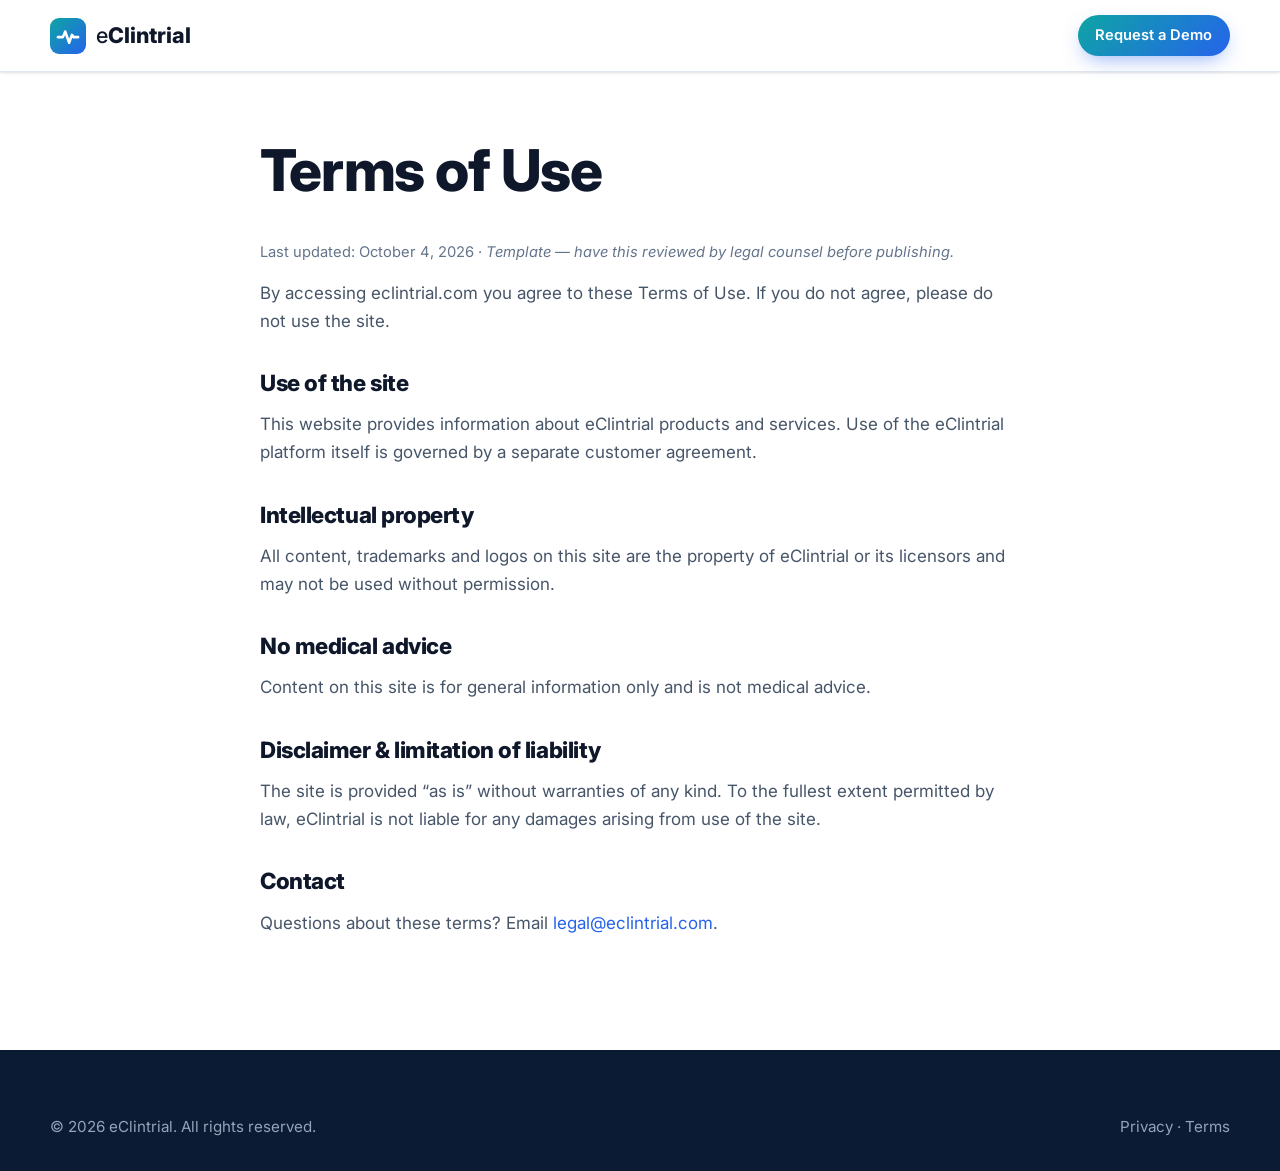
<file: terms.html>
<!DOCTYPE html>
<html lang="en">
<head>
  <meta charset="UTF-8" />
  <meta name="viewport" content="width=device-width, initial-scale=1.0" />
  <title>Terms of Use — eClintrial</title>
  <link rel="icon" type="image/svg+xml" href="/assets/logo.svg" />
  <link href="https://fonts.googleapis.com/css2?family=Inter:wght@400;500;600;700;800&display=swap" rel="stylesheet" />
  <link rel="stylesheet" href="/css/styles.css" />
</head>
<body>
  <header class="site-header scrolled">
    <div class="container nav">
      <a href="/" class="brand" aria-label="eClintrial home">
        <img src="/assets/logo.svg" alt="" width="36" height="36" />
        <span>e<strong>Clintrial</strong></span>
      </a>
      <a href="/#contact" class="btn btn-primary btn-sm">Request a Demo</a>
    </div>
  </header>
  <main class="legal">
    <div class="container">
      <h1>Terms of Use</h1>
      <p class="updated">Last updated: October 4, 2026 · <em>Template — have this reviewed by legal counsel before publishing.</em></p>
      <p>By accessing eclintrial.com you agree to these Terms of Use. If you do not agree, please do not use the site.</p>
      <h2>Use of the site</h2>
      <p>This website provides information about eClintrial products and services. Use of the eClintrial platform itself is governed by a separate customer agreement.</p>
      <h2>Intellectual property</h2>
      <p>All content, trademarks and logos on this site are the property of eClintrial or its licensors and may not be used without permission.</p>
      <h2>No medical advice</h2>
      <p>Content on this site is for general information only and is not medical advice.</p>
      <h2>Disclaimer &amp; limitation of liability</h2>
      <p>The site is provided “as is” without warranties of any kind. To the fullest extent permitted by law, eClintrial is not liable for any damages arising from use of the site.</p>
      <h2>Contact</h2>
      <p>Questions about these terms? Email <a href="mailto:legal@eclintrial.com">legal@eclintrial.com</a>.</p>
    </div>
  </main>
  <footer class="site-footer">
    <div class="container footer-bottom" style="margin-top:0;border-top:0;padding-top:0">
      <span>© 2026 eClintrial. All rights reserved.</span>
      <span><a href="/privacy.html">Privacy</a> · <a href="/terms.html">Terms</a></span>
    </div>
  </footer>
</body>
</html>
</file>
<file: css/styles.css>
/* ==========================================================================
   eClintrial — Global styles
   ========================================================================== */

:root {
  --teal: #0ea5a4;
  --blue: #2563eb;
  --navy: #0b1b34;
  --ink: #0f172a;
  --body: #475569;
  --muted: #64748b;
  --line: #e2e8f0;
  --bg: #ffffff;
  --bg-alt: #f6f9fc;
  --radius: 16px;
  --shadow-sm: 0 1px 2px rgba(15, 23, 42, .06), 0 1px 3px rgba(15, 23, 42, .08);
  --shadow-lg: 0 24px 48px -12px rgba(15, 23, 42, .18);
  --gradient: linear-gradient(135deg, var(--teal), var(--blue));
  --container: 1180px;
  --header-h: 72px;
}

*, *::before, *::after { box-sizing: border-box; }

html { scroll-behavior: smooth; scroll-padding-top: var(--header-h); }

body {
  margin: 0;
  font-family: "Inter", system-ui, -apple-system, "Segoe UI", Roboto, sans-serif;
  font-size: 17px;
  line-height: 1.65;
  color: var(--body);
  background: var(--bg);
  -webkit-font-smoothing: antialiased;
}

img, svg { display: block; max-width: 100%; }

h1, h2, h3, h4 { color: var(--ink); line-height: 1.2; margin: 0 0 .6em; letter-spacing: -.02em; }
h1 { font-size: clamp(2.4rem, 5vw, 3.6rem); font-weight: 800; }
h2 { font-size: clamp(1.9rem, 3.4vw, 2.6rem); font-weight: 800; }
h3 { font-size: 1.2rem; font-weight: 700; }
p { margin: 0 0 1em; }
a { color: var(--blue); text-decoration: none; }
a:hover { text-decoration: underline; }

.container { width: min(100% - 2.5rem, var(--container)); margin-inline: auto; }

.skip-link {
  position: absolute; left: -9999px; top: 0;
  background: var(--ink); color: #fff; padding: .6rem 1rem; z-index: 100;
}
.skip-link:focus { left: 1rem; top: 1rem; }

:focus-visible { outline: 3px solid var(--teal); outline-offset: 3px; border-radius: 6px; }

/* Buttons ------------------------------------------------------------------ */
.btn {
  display: inline-flex; align-items: center; justify-content: center; gap: .4rem;
  padding: .85rem 1.5rem; border-radius: 999px; border: 0;
  font: inherit; font-weight: 600; font-size: 1rem; cursor: pointer;
  transition: transform .15s ease, box-shadow .2s ease, background .2s ease;
}
.btn:hover { text-decoration: none; transform: translateY(-1px); }
.btn-primary { background: var(--gradient); color: #fff; box-shadow: 0 8px 20px -6px rgba(37, 99, 235, .5); }
.btn-primary:hover { box-shadow: 0 12px 24px -6px rgba(37, 99, 235, .6); }
.btn-ghost { color: var(--ink); background: transparent; }
.btn-ghost:hover { background: var(--bg-alt); }
.btn-light { background: #fff; color: var(--navy); }
.btn-sm { padding: .55rem 1.1rem; font-size: .92rem; }
.btn-block { width: 100%; }

.eyebrow {
  display: inline-block; font-size: .8rem; font-weight: 700; letter-spacing: .12em;
  text-transform: uppercase; color: var(--teal); margin-bottom: .9rem;
}
.eyebrow-light { color: #5eead4; }
.gradient-text { background: var(--gradient); -webkit-background-clip: text; background-clip: text; color: transparent; }
.lead { font-size: 1.2rem; color: var(--body); max-width: 36em; }

/* Header ------------------------------------------------------------------- */
.site-header {
  position: sticky; top: 0; z-index: 50; height: var(--header-h);
  background: rgba(255, 255, 255, .85); backdrop-filter: saturate(180%) blur(12px);
  border-bottom: 1px solid transparent; transition: border-color .2s, box-shadow .2s;
}
.site-header.scrolled { border-color: var(--line); box-shadow: var(--shadow-sm); }
.nav { display: flex; align-items: center; justify-content: space-between; height: 100%; }
.brand { display: inline-flex; align-items: center; gap: .6rem; font-size: 1.35rem; color: var(--ink); font-weight: 500; }
.brand:hover { text-decoration: none; }
.brand strong { font-weight: 800; }
.brand-light { color: #fff; }
.nav-menu { display: flex; align-items: center; gap: 2rem; }
.nav-menu a:not(.btn) { color: var(--ink); font-weight: 500; font-size: .97rem; }
.nav-menu a:not(.btn):hover { color: var(--blue); text-decoration: none; }

.nav-toggle { display: none; background: none; border: 0; padding: .5rem; cursor: pointer; }
.nav-toggle span { display: block; width: 24px; height: 2px; background: var(--ink); margin: 5px 0; transition: transform .2s, opacity .2s; }
.nav-toggle[aria-expanded="true"] span:nth-child(1) { transform: translateY(7px) rotate(45deg); }
.nav-toggle[aria-expanded="true"] span:nth-child(2) { opacity: 0; }
.nav-toggle[aria-expanded="true"] span:nth-child(3) { transform: translateY(-7px) rotate(-45deg); }

/* Hero --------------------------------------------------------------------- */
.hero {
  position: relative; overflow: hidden; padding: 5rem 0 6rem;
  background:
    radial-gradient(60rem 30rem at 85% -10%, rgba(37, 99, 235, .12), transparent 60%),
    radial-gradient(40rem 25rem at -10% 20%, rgba(14, 165, 164, .12), transparent 60%);
}
.hero-grid { display: grid; grid-template-columns: 1.05fr 1fr; gap: 4rem; align-items: center; }
.hero-actions { display: flex; flex-wrap: wrap; gap: .75rem; margin: 2rem 0; }
.hero-badges { display: flex; flex-wrap: wrap; gap: .5rem; list-style: none; padding: 0; margin: 0; }
.hero-badges li {
  font-size: .82rem; font-weight: 600; color: var(--ink);
  padding: .35rem .8rem; border: 1px solid var(--line); border-radius: 999px; background: #fff;
}

.hero-visual { position: relative; }
.dash-card { background: #fff; border-radius: 20px; box-shadow: var(--shadow-lg); border: 1px solid var(--line); overflow: hidden; }
.dash-header { display: flex; align-items: center; gap: .4rem; padding: .9rem 1.2rem; border-bottom: 1px solid var(--line); background: var(--bg-alt); }
.dot { width: 10px; height: 10px; border-radius: 50%; }
.dot.red { background: #f87171; } .dot.amber { background: #fbbf24; } .dot.green { background: #34d399; }
.dash-title { margin-left: .6rem; font-size: .85rem; font-weight: 600; color: var(--ink); }
.dash-body { padding: 1.4rem; }
.kpis { display: grid; grid-template-columns: repeat(3, 1fr); gap: .8rem; margin-bottom: 1.4rem; }
.kpi { background: var(--bg-alt); border-radius: 12px; padding: .8rem; }
.kpi-label { display: block; font-size: .75rem; color: var(--muted); }
.kpi-value { font-size: 1.5rem; font-weight: 800; color: var(--ink); }
.kpi-value small { font-size: .8rem; color: var(--muted); font-weight: 500; }
.progress-row { display: flex; justify-content: space-between; font-size: .82rem; color: var(--ink); font-weight: 500; }
.bar { height: 8px; background: var(--line); border-radius: 99px; margin: .3rem 0 .8rem; overflow: hidden; }
.bar span { display: block; height: 100%; background: var(--gradient); border-radius: inherit; }
.sparkline { margin-top: .6rem; }
.sparkline svg { width: 100%; height: 70px; }
.spark-label { font-size: .75rem; color: var(--muted); }

.float-card {
  position: absolute; background: #fff; border: 1px solid var(--line); border-radius: 12px;
  padding: .7rem 1rem; font-size: .85rem; font-weight: 600; color: var(--ink);
  box-shadow: var(--shadow-lg); animation: float 6s ease-in-out infinite;
}
.fc-1 { left: -2rem; bottom: -1.4rem; }
.fc-2 { right: -1.5rem; top: -1.4rem; animation-delay: -3s; }
@keyframes float { 50% { transform: translateY(-10px); } }

/* Stats -------------------------------------------------------------------- */
.stats { border-block: 1px solid var(--line); background: #fff; }
.stats-grid { display: grid; grid-template-columns: repeat(4, 1fr); }
.stat { padding: 2.2rem 1rem; text-align: center; }
.stat + .stat { border-left: 1px solid var(--line); }
.stat-value { display: block; font-size: 2.4rem; font-weight: 800; background: var(--gradient); -webkit-background-clip: text; background-clip: text; color: transparent; }
.stat-label { font-size: .95rem; color: var(--muted); }

/* Sections ----------------------------------------------------------------- */
.section { padding: 6rem 0; }
.section-alt { background: var(--bg-alt); }
.section-head { max-width: 760px; margin: 0 auto 3.5rem; text-align: center; }

.card-grid { display: grid; grid-template-columns: repeat(3, 1fr); gap: 1.5rem; }
.card {
  background: #fff; border: 1px solid var(--line); border-radius: var(--radius);
  padding: 2rem; transition: transform .2s, box-shadow .2s, border-color .2s;
}
.card:hover { transform: translateY(-4px); box-shadow: var(--shadow-lg); border-color: transparent; }
.card p { margin: 0; }
.card-icon {
  width: 48px; height: 48px; border-radius: 12px; display: grid; place-items: center;
  background: linear-gradient(135deg, rgba(14, 165, 164, .12), rgba(37, 99, 235, .12)); margin-bottom: 1.2rem;
}
.card-icon svg { width: 24px; height: 24px; fill: none; stroke: var(--blue); stroke-width: 2; stroke-linecap: round; stroke-linejoin: round; }

.steps { list-style: none; padding: 0; margin: 0; display: grid; grid-template-columns: repeat(4, 1fr); gap: 1.5rem; counter-reset: step; }
.step { position: relative; background: #fff; border-radius: var(--radius); padding: 2rem 1.6rem; border: 1px solid var(--line); }
.step p { margin: 0; font-size: .97rem; }
.step-num { display: block; font-size: 2.2rem; font-weight: 800; color: transparent; -webkit-text-stroke: 1.5px var(--teal); margin-bottom: .6rem; }

/* Tabs */
.tabs { display: flex; justify-content: center; gap: .5rem; flex-wrap: wrap; margin-bottom: 2rem; }
.tabs button {
  font: inherit; font-weight: 600; padding: .65rem 1.4rem; border-radius: 999px; cursor: pointer;
  border: 1px solid var(--line); background: #fff; color: var(--ink); transition: all .2s;
}
.tabs button[aria-selected="true"] { background: var(--ink); color: #fff; border-color: var(--ink); }
.tab-panel {
  max-width: 820px; margin: 0 auto; padding: 2.5rem; border-radius: 20px;
  background: linear-gradient(135deg, rgba(14, 165, 164, .06), rgba(37, 99, 235, .06));
  border: 1px solid var(--line);
}
.checklist { list-style: none; padding: 0; margin: 1.2rem 0 0; display: grid; gap: .6rem; }
.checklist li { position: relative; padding-left: 2rem; color: var(--ink); font-weight: 500; }
.checklist li::before {
  content: "✓"; position: absolute; left: 0; top: .1rem; width: 1.35rem; height: 1.35rem;
  border-radius: 50%; background: var(--gradient); color: #fff; font-size: .75rem;
  display: grid; place-items: center; font-weight: 700;
}

/* Compliance (dark) */
.section-dark { background: var(--navy); color: #cbd5e1; position: relative; overflow: hidden; }
.section-dark::before {
  content: ""; position: absolute; inset: 0;
  background: radial-gradient(40rem 20rem at 100% 0%, rgba(14, 165, 164, .25), transparent 60%);
  pointer-events: none;
}
.section-dark h2 { color: #fff; }
.compliance-grid { position: relative; display: grid; grid-template-columns: 1fr 1fr; gap: 4rem; align-items: center; }
.compliance-list { list-style: none; padding: 0; margin: 0; display: grid; gap: 1rem; }
.compliance-list li {
  padding: 1.1rem 1.3rem; border-radius: 14px; background: rgba(255, 255, 255, .05);
  border: 1px solid rgba(255, 255, 255, .1);
}
.compliance-list strong { display: block; color: #fff; }
.compliance-list span { font-size: .93rem; }

/* Quotes */
.quote-grid { display: grid; grid-template-columns: repeat(3, 1fr); gap: 1.5rem; }
.quote { margin: 0; padding: 2rem; border-radius: var(--radius); border: 1px solid var(--line); background: #fff; display: flex; flex-direction: column; justify-content: space-between; }
.quote blockquote { margin: 0 0 1.5rem; color: var(--ink); font-size: 1.05rem; }
.quote figcaption strong { display: block; color: var(--ink); font-size: .95rem; }
.quote figcaption span { font-size: .88rem; color: var(--muted); }

/* About */
.about-grid { display: grid; grid-template-columns: 1.1fr 1fr; gap: 4rem; align-items: center; }
.values { display: grid; grid-template-columns: 1fr 1fr; gap: 1rem; }
.value { background: #fff; border: 1px solid var(--line); border-radius: var(--radius); padding: 1.5rem; }
.value h3 { font-size: 1.05rem; }
.value p { margin: 0; font-size: .93rem; }

/* Contact */
.contact-grid { display: grid; grid-template-columns: 1fr 1.1fr; gap: 4rem; align-items: start; }
.contact-grid > *, .form-row > * { min-width: 0; }
.contact-info { list-style: none; padding: 0; margin: 2rem 0 0; display: grid; gap: .8rem; }
.contact-info li { display: flex; flex-wrap: wrap; gap: 0 1rem; }
.contact-info span { min-width: 5rem; font-weight: 600; color: var(--ink); }
.contact-form {
  display: grid; gap: 1rem; padding: 2rem; border-radius: 20px; background: #fff;
  border: 1px solid var(--line); box-shadow: var(--shadow-lg);
}
.form-row { display: grid; grid-template-columns: 1fr 1fr; gap: 1rem; }
.contact-form label { display: grid; gap: .35rem; font-size: .9rem; font-weight: 600; color: var(--ink); }
.contact-form input, .contact-form select, .contact-form textarea {
  font: inherit; font-weight: 400; font-size: 1rem; color: var(--ink);
  width: 100%; padding: .75rem .9rem; border: 1px solid var(--line); border-radius: 10px; background: #fff;
  transition: border-color .2s, box-shadow .2s;
}
.contact-form input:focus, .contact-form select:focus, .contact-form textarea:focus {
  outline: none; border-color: var(--teal); box-shadow: 0 0 0 4px rgba(14, 165, 164, .15);
}
.contact-form .invalid { border-color: #ef4444; }
.form-status { margin: 0; font-size: .92rem; font-weight: 500; min-height: 1.4em; }
.form-status.success { color: #059669; }
.form-status.error { color: #dc2626; }

/* Footer */
.site-footer { background: var(--navy); color: #94a3b8; padding: 4rem 0 2rem; font-size: .95rem; }
.footer-grid { display: grid; grid-template-columns: 2fr 1fr 1fr 1fr; gap: 2rem; }
.footer-grid p { margin-top: 1rem; max-width: 22em; }
.footer-grid h4 { color: #fff; font-size: .9rem; text-transform: uppercase; letter-spacing: .08em; margin-bottom: 1rem; }
.footer-grid a:not(.brand) { display: block; color: #94a3b8; margin-bottom: .5rem; }
.footer-grid a:not(.brand):hover { color: #fff; text-decoration: none; }
.footer-bottom {
  display: flex; justify-content: space-between; flex-wrap: wrap; gap: 1rem;
  margin-top: 3rem; padding-top: 2rem; border-top: 1px solid rgba(255, 255, 255, .1);
}
.footer-bottom a { color: #94a3b8; }

/* Legal pages */
.legal { padding: 4rem 0 6rem; }
.legal .container { max-width: 760px; }
.legal h2 { font-size: 1.4rem; margin-top: 2.2rem; }
.legal .updated { color: var(--muted); font-size: .92rem; }

/* Product pages */
.product-title { display: flex; align-items: center; gap: .9rem; margin-bottom: 1rem; }
.product-title h2 { margin: 0; }
.product-grid { display: grid; grid-template-columns: 1fr 1.25fr; gap: 4rem; align-items: center; }
.product-shot { margin: 0; border-radius: var(--radius); overflow: hidden; border: 1px solid var(--line); box-shadow: var(--shadow-lg); background: #fff; }
/* the width/height attributes reserve space; keep the screenshot's own aspect ratio */
.product-shot img, .dash-card .shot { width: 100%; height: auto; }
.product-shot a { display: block; cursor: zoom-in; }
.stat-word { font-size: 1.9rem; }
.steps-5 { grid-template-columns: repeat(5, 1fr); }
.feature-row { display: grid; grid-template-columns: 1fr 1.7fr; gap: 3.5rem; align-items: center; margin-bottom: 5rem; }
.feature-row:last-child { margin-bottom: 0; }
.feature-row.flip { grid-template-columns: 1.7fr 1fr; }
.feature-row.flip > :first-child { order: 2; }
.fine-print { margin-top: 2rem; font-size: .88rem; color: var(--muted); }

@media (max-width: 1024px) {
  .product-grid, .feature-row, .feature-row.flip { grid-template-columns: 1fr; gap: 2.5rem; }
  .feature-row.flip > :first-child { order: 0; }
  .steps-5 { grid-template-columns: repeat(2, 1fr); }
}
@media (max-width: 600px) { .steps-5 { grid-template-columns: 1fr; } }

/* Reveal on scroll */
.js .reveal { opacity: 0; transform: translateY(24px); transition: opacity .7s ease, transform .7s ease; }
.js .reveal.visible { opacity: 1; transform: none; }

@media (prefers-reduced-motion: reduce) {
  html { scroll-behavior: auto; }
  *, *::before, *::after { animation: none !important; transition: none !important; }
  .js .reveal { opacity: 1; transform: none; }
}

/* Responsive ---------------------------------------------------------------- */
@media (max-width: 1024px) {
  .card-grid, .quote-grid { grid-template-columns: repeat(2, 1fr); }
  .steps { grid-template-columns: repeat(2, 1fr); }
  .hero-grid, .compliance-grid, .about-grid, .contact-grid { grid-template-columns: 1fr; gap: 3rem; }
  .hero-visual { max-width: 560px; margin-inline: auto; width: 100%; }
}

@media (max-width: 820px) {
  .nav-toggle { display: block; }
  .nav-menu {
    position: absolute; top: var(--header-h); left: 0; right: 0;
    flex-direction: column; align-items: stretch; gap: 0; padding: 1rem 1.25rem 1.5rem;
    background: #fff; border-bottom: 1px solid var(--line); box-shadow: var(--shadow-lg);
    display: none;
  }
  .nav-menu.open { display: flex; }
  .nav-menu a:not(.btn) { padding: .8rem 0; border-bottom: 1px solid var(--line); }
  .nav-menu .btn { margin-top: 1rem; }
  .stats-grid { grid-template-columns: repeat(2, 1fr); }
  .stat:nth-child(3) { border-left: 0; }
  .stat:nth-child(n+3) { border-top: 1px solid var(--line); }
  .footer-grid { grid-template-columns: 1fr 1fr; }
}

@media (max-width: 600px) {
  body { font-size: 16px; }
  .section { padding: 4.5rem 0; }
  .hero { padding: 3rem 0 4rem; }
  .card-grid, .quote-grid, .steps, .values, .form-row { grid-template-columns: 1fr; }
  .float-card { display: none; }
  .tab-panel, .contact-form { padding: 1.5rem; }
  .footer-grid { grid-template-columns: 1fr; }
}

/* contact form trap field: invisible to people */
.hp-field { position: absolute; left: -9999px; width: 1px; height: 1px; overflow: hidden; }
</file>
